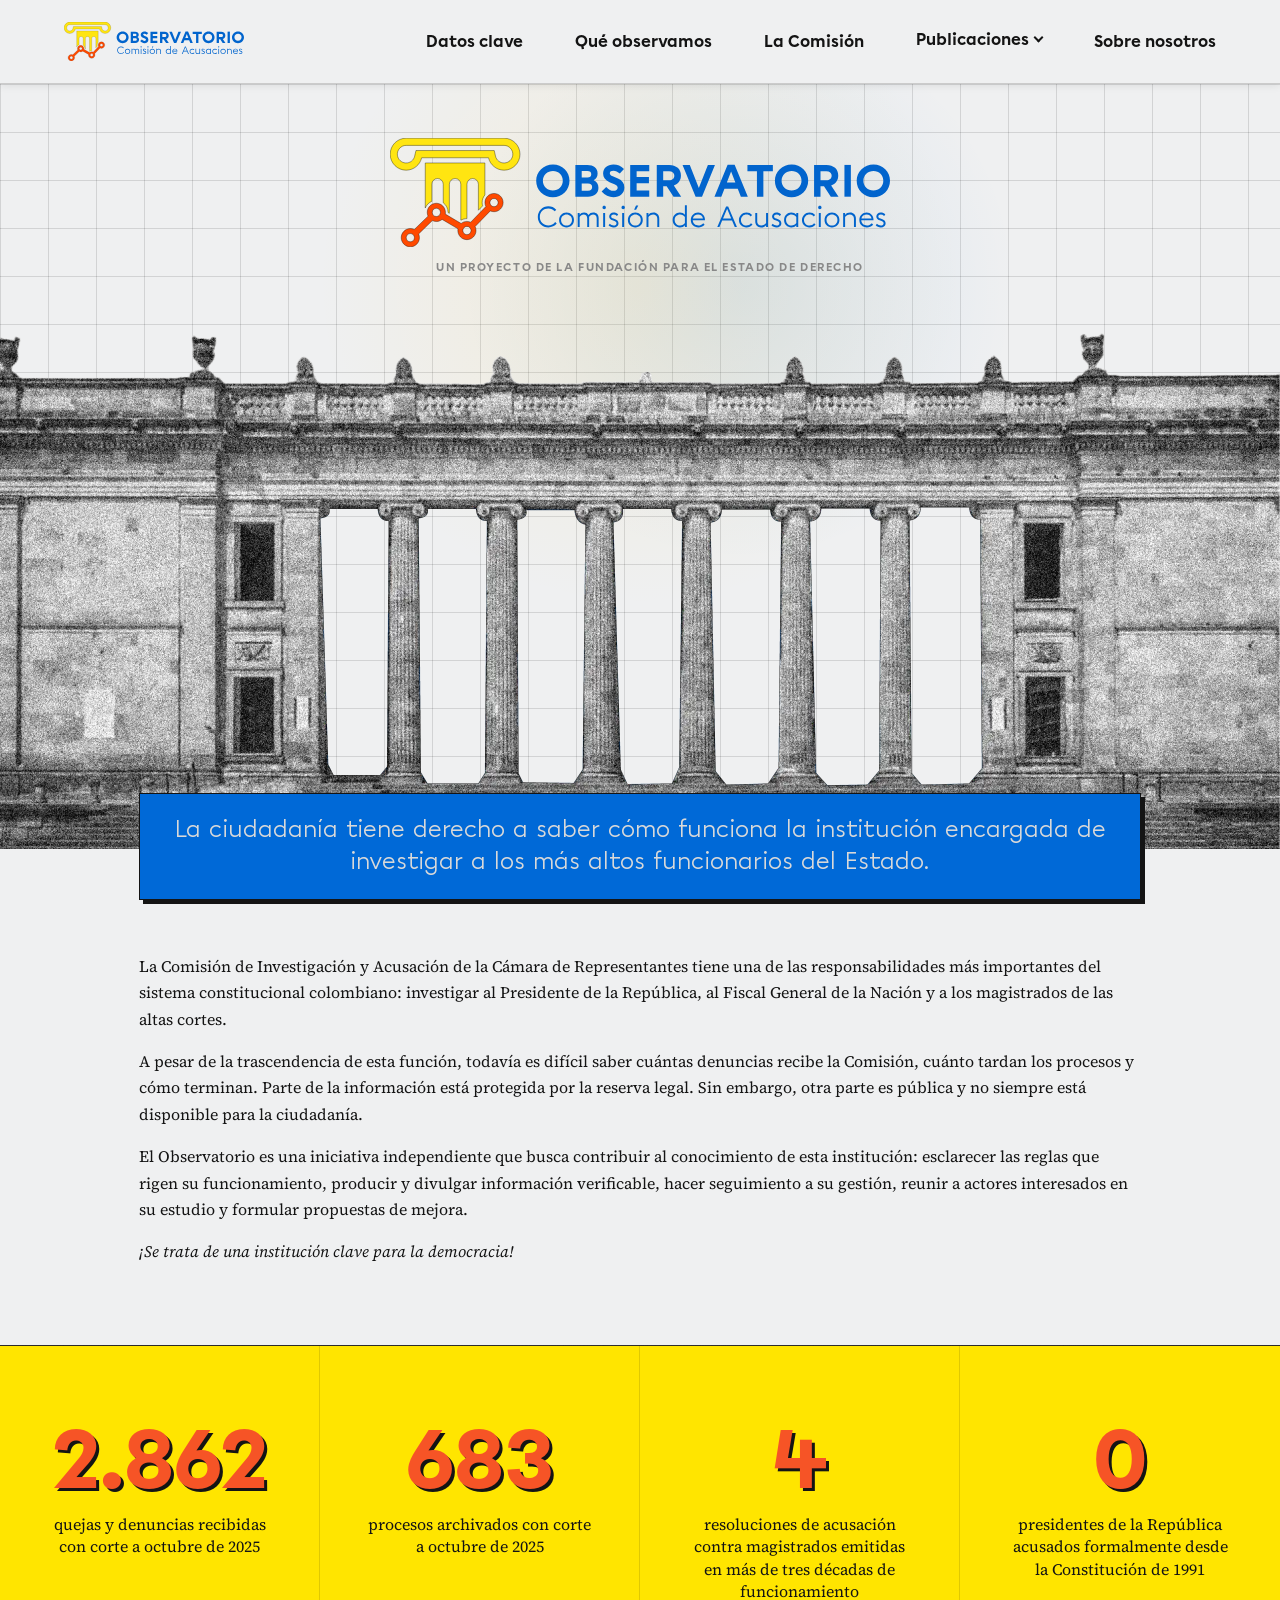
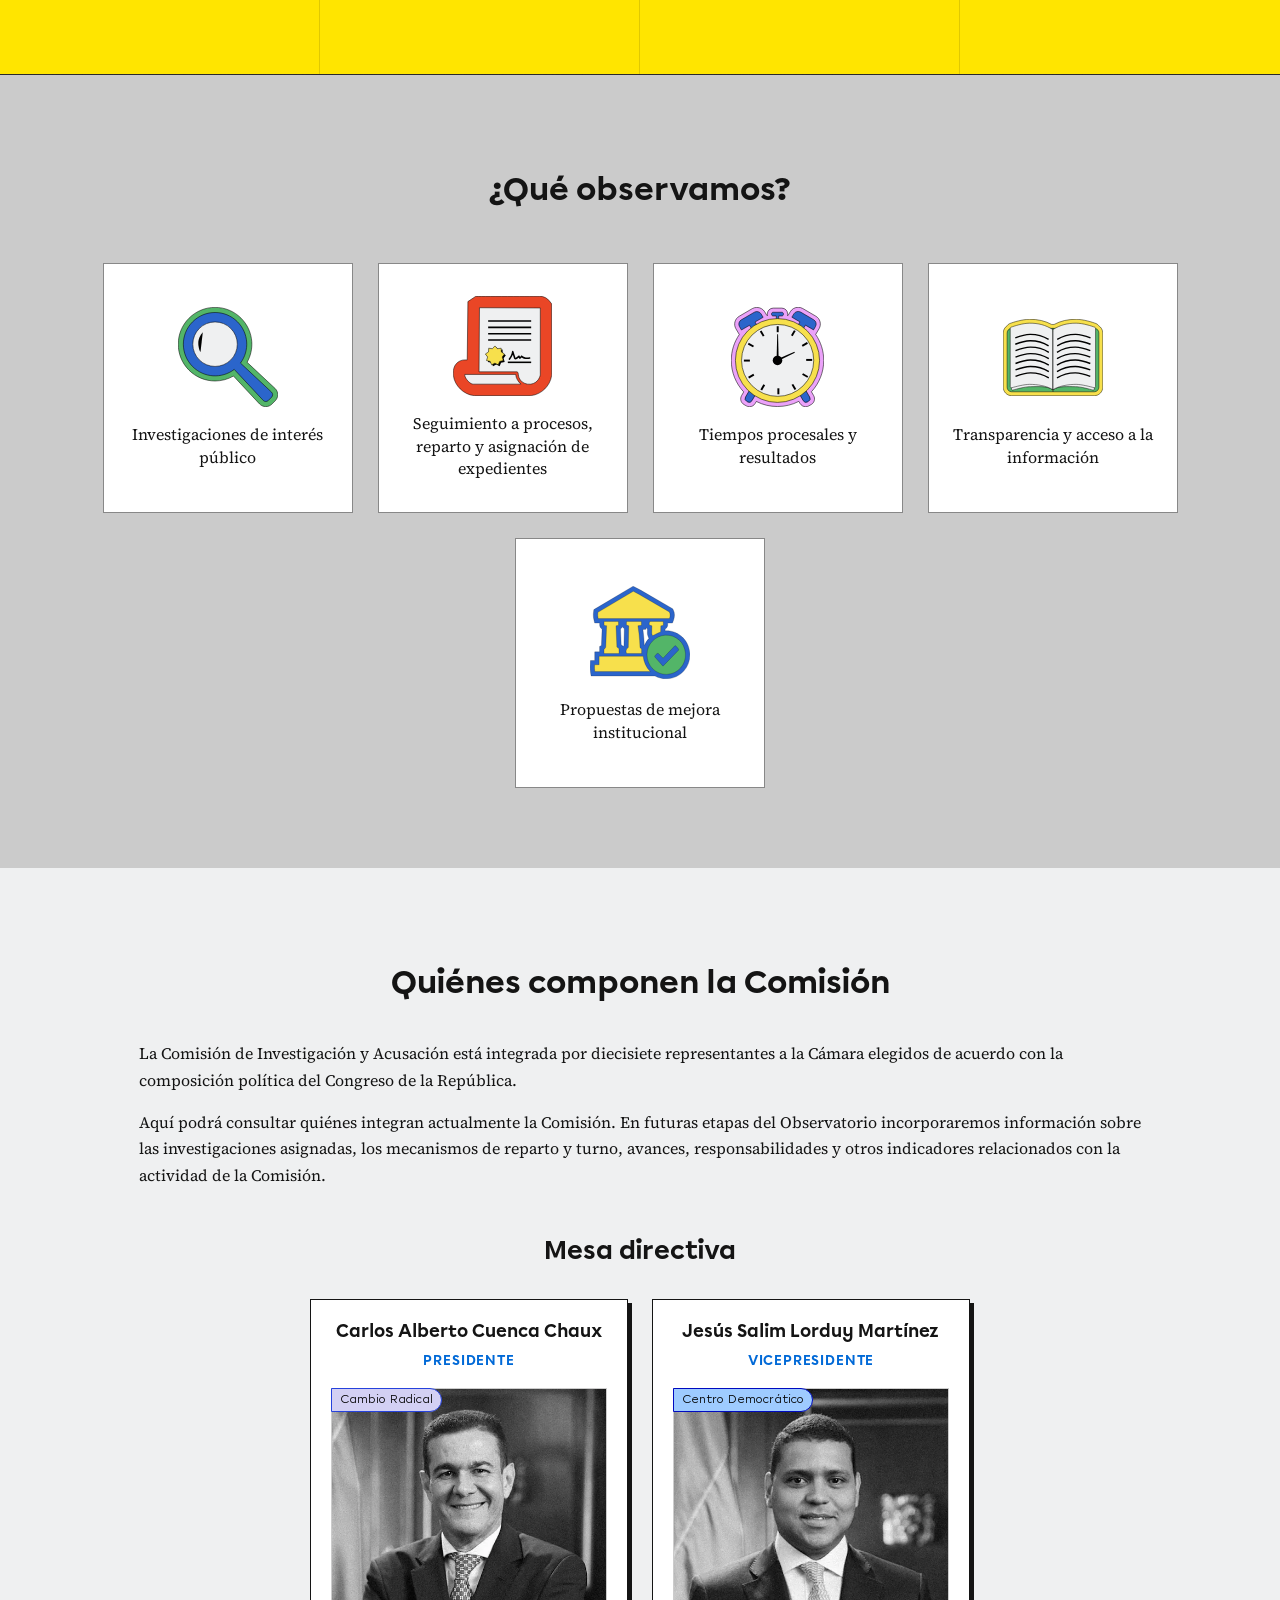
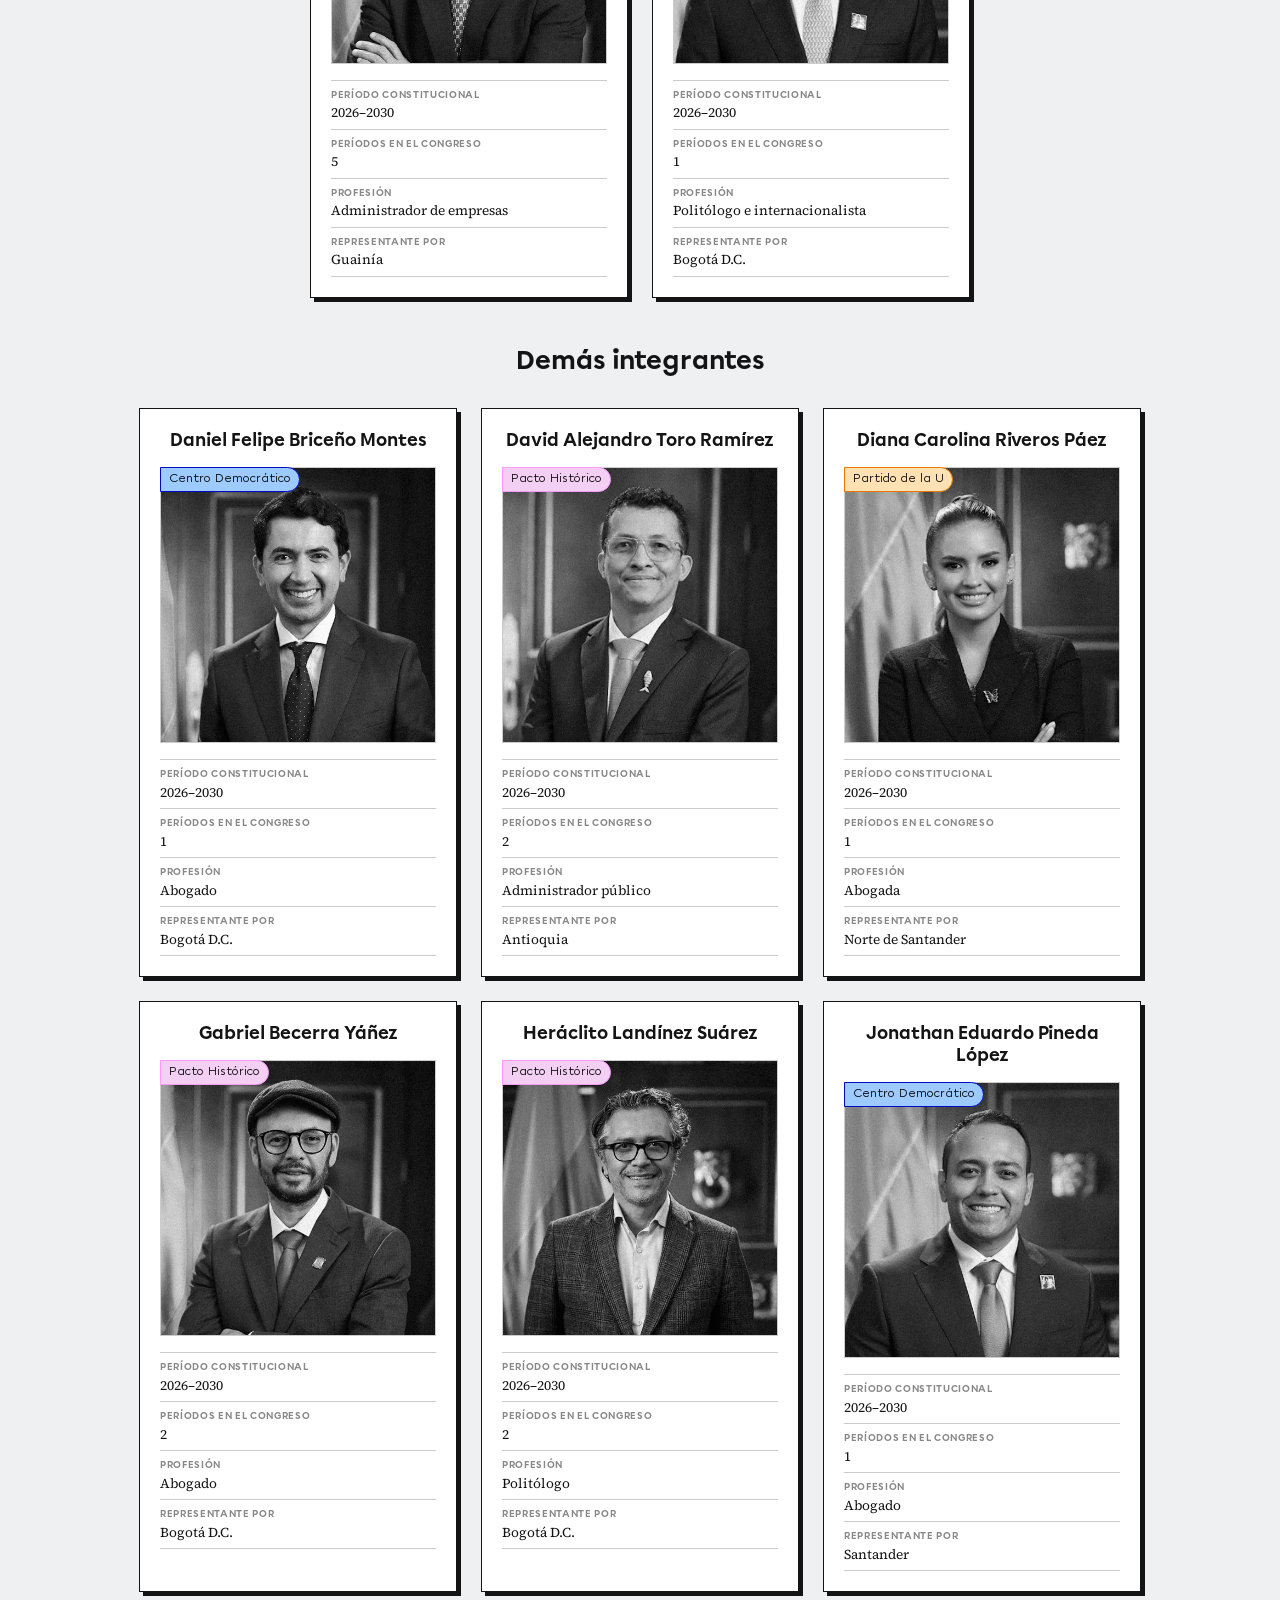
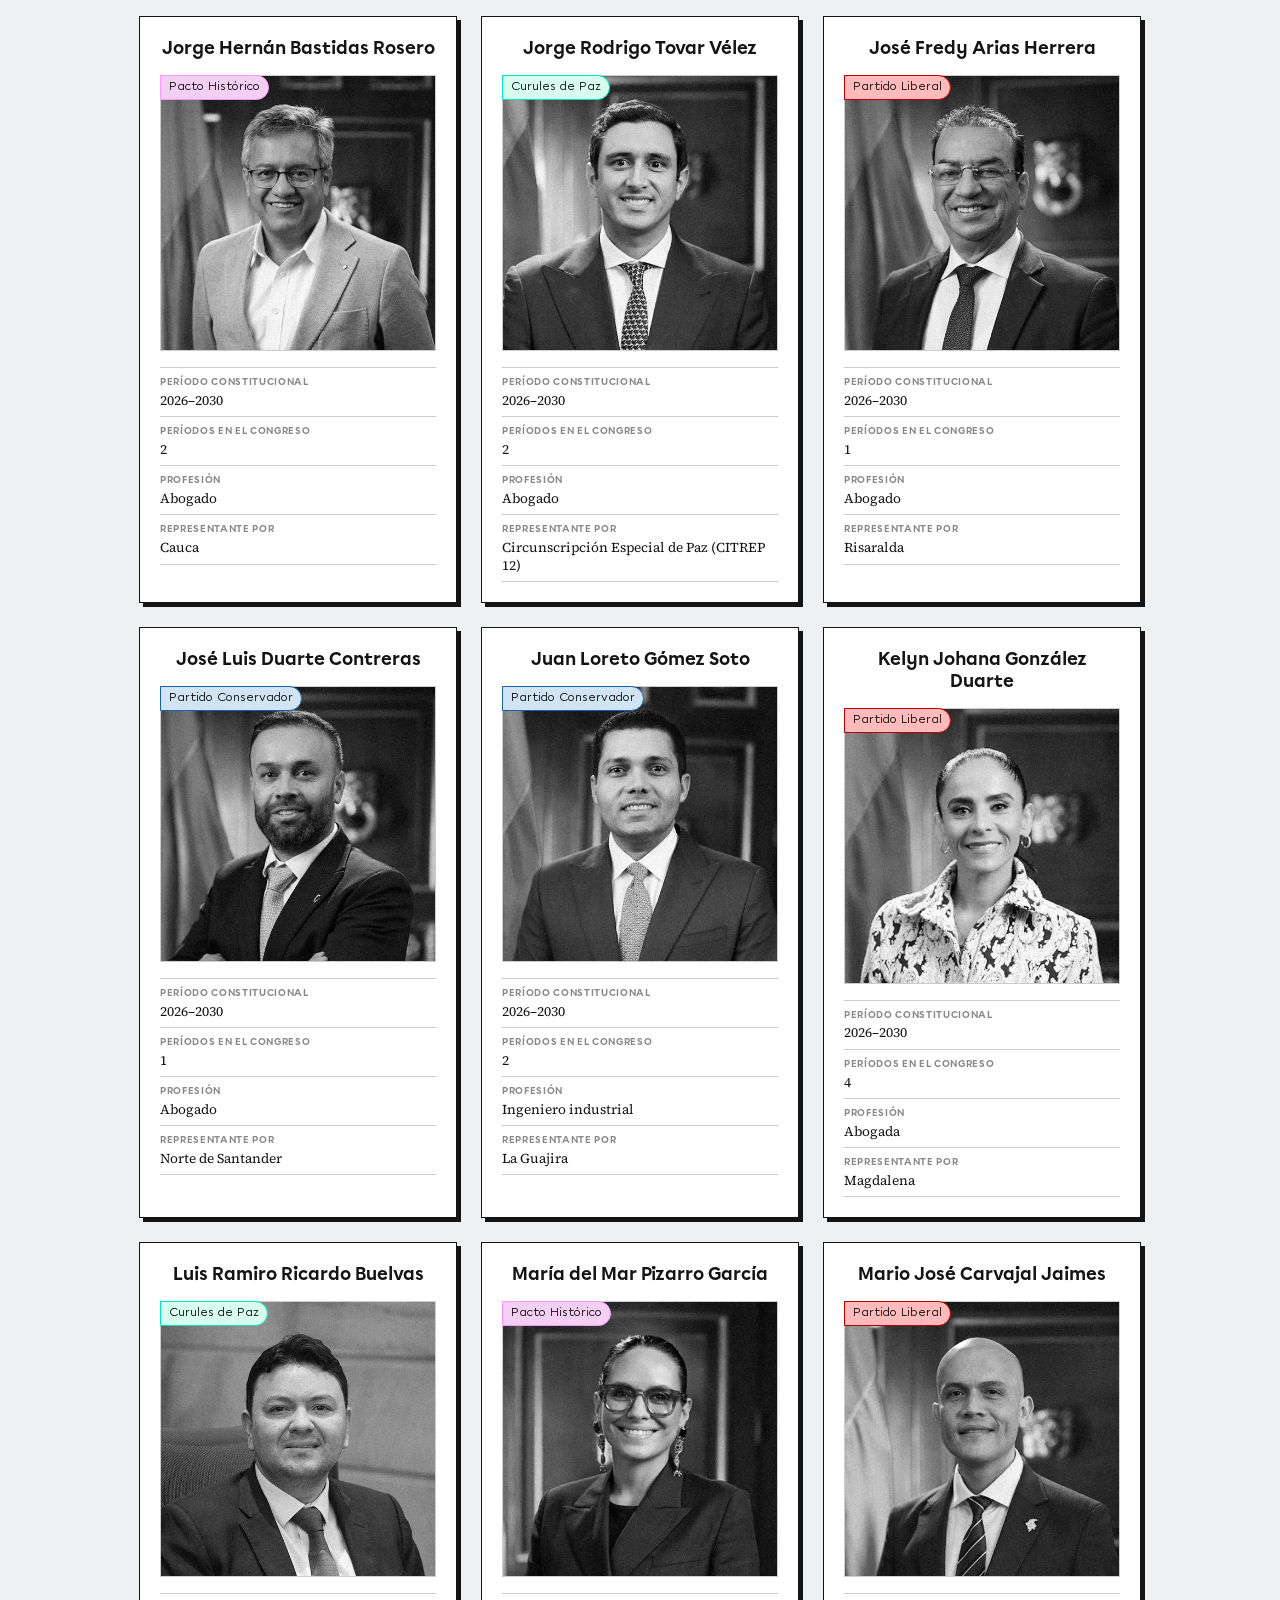
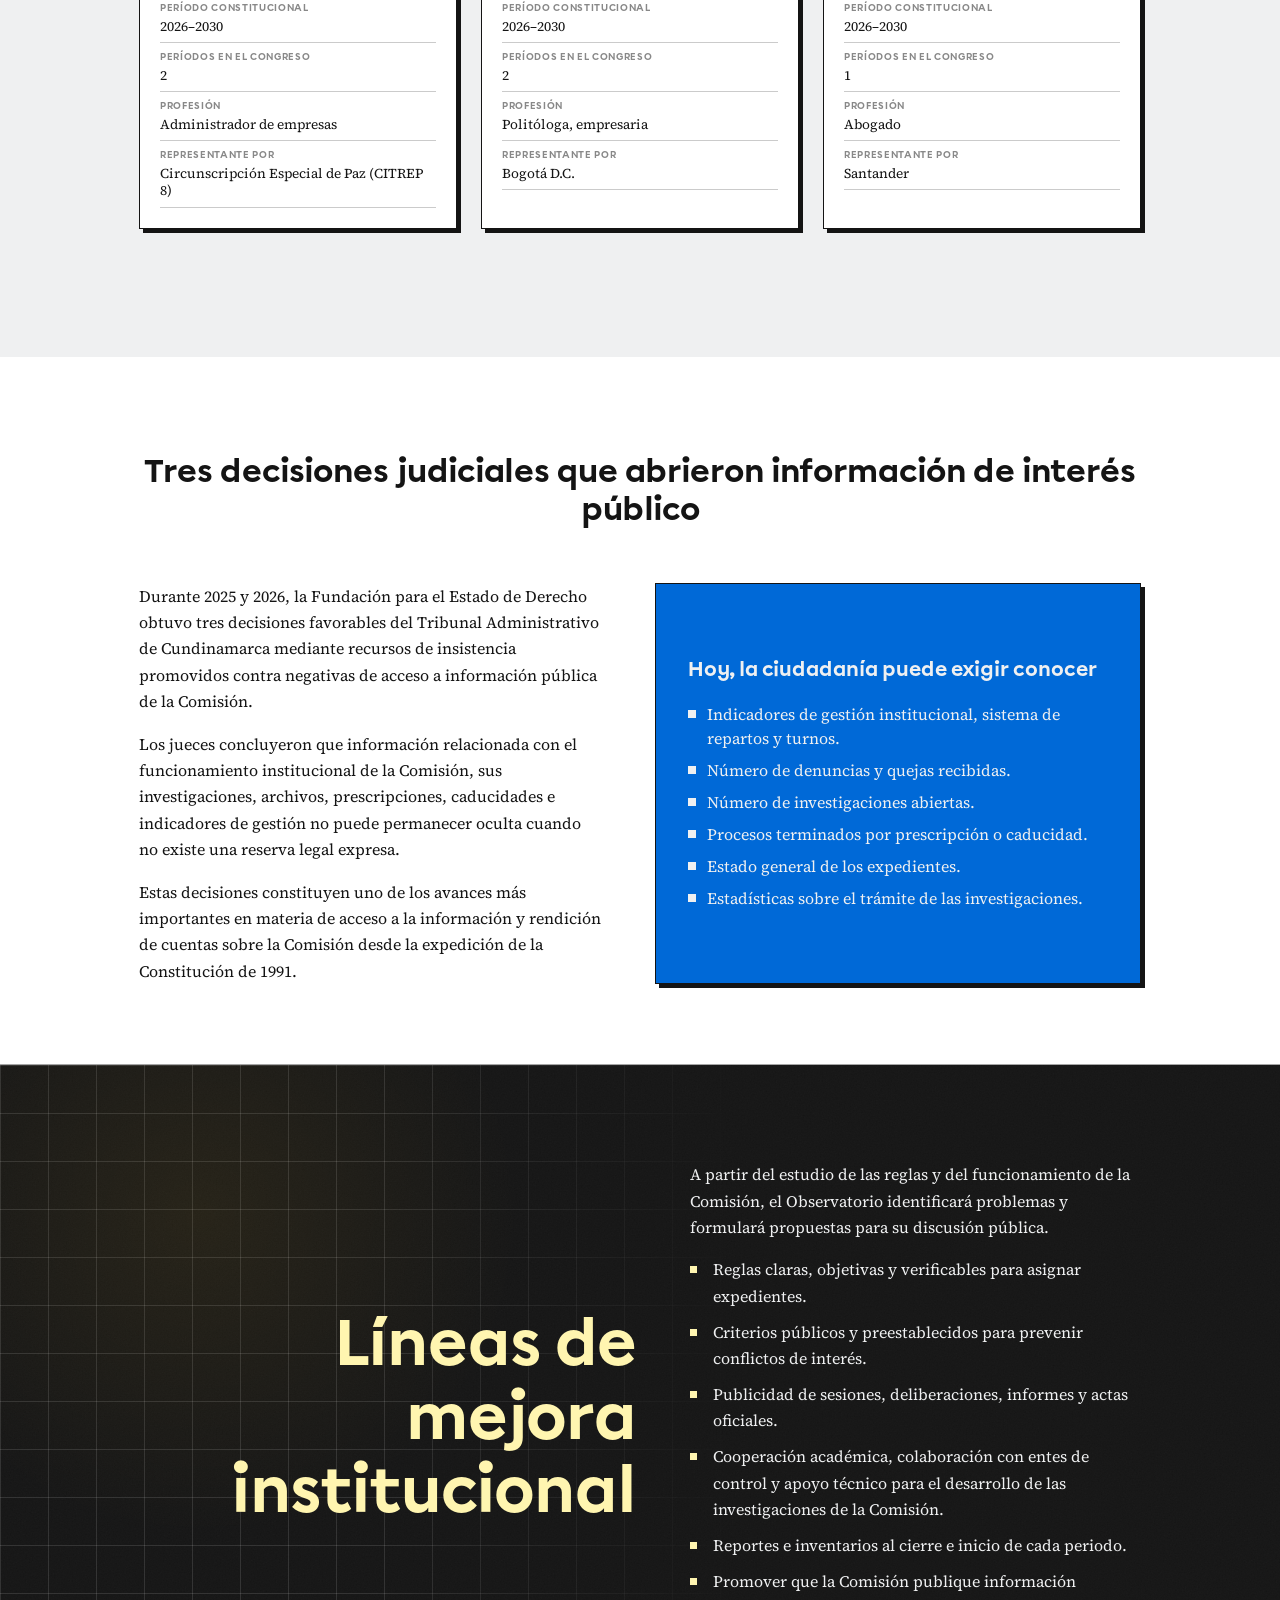
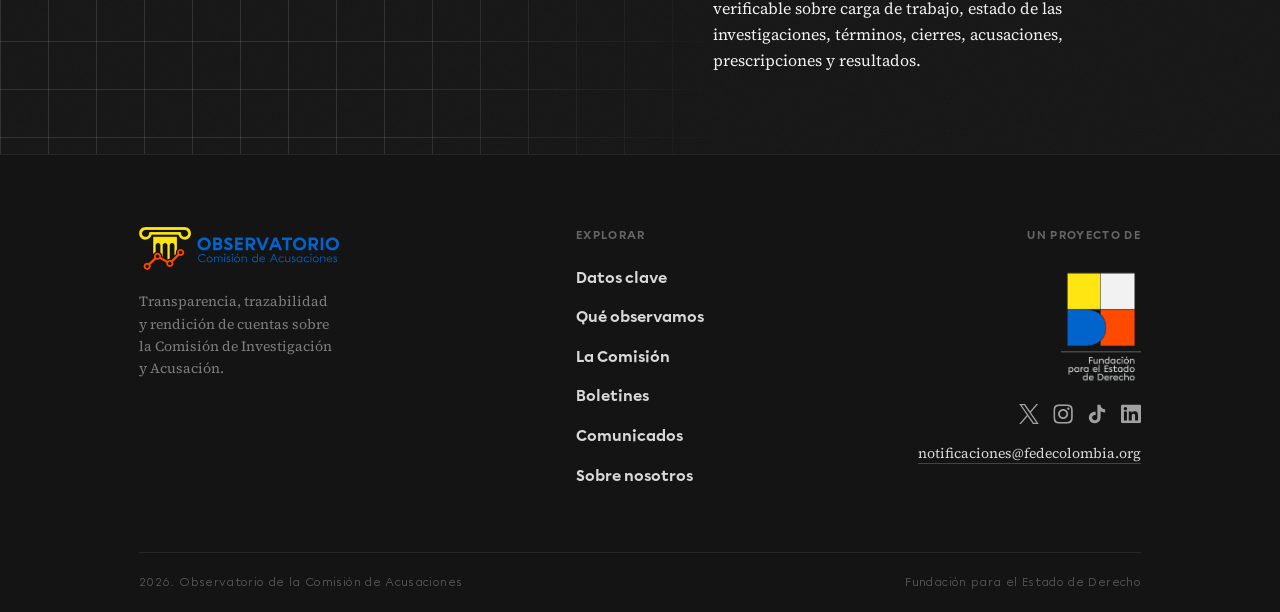
<file: index.html>
<!DOCTYPE html>
<html lang="es">
<head>

    <!-- Google tag (gtag.js): only on the live domain, so previews and local tests aren't counted -->
  <script>
    if (location.hostname === 'observatoriocomision.fedecolombia.org') {
      const gtagScript = document.createElement('script');
      gtagScript.async = true;
      gtagScript.src = 'https://www.googletagmanager.com/gtag/js?id=G-76JD3PP0E9';
      document.head.appendChild(gtagScript);

      window.dataLayer = window.dataLayer || [];
      window.gtag = function () { dataLayer.push(arguments); };
      gtag('js', new Date());
      gtag('config', 'G-76JD3PP0E9');
    }
  </script>

  <meta charset="UTF-8">
  <meta name="viewport" content="width=device-width, initial-scale=1.0">
  <title>Observatorio de la Comisión de Acusaciones - Fundación para el Estado de Derecho</title>
  <link rel="preconnect" href="https://fonts.googleapis.com">
  <link rel="preconnect" href="https://fonts.gstatic.com" crossorigin>
  <link href="https://fonts.googleapis.com/css2?family=Inter:wght@400;500;700&family=Source+Serif+4:opsz,wght@8..60,400;8..60,700&display=swap" rel="stylesheet">
  <link rel="icon" href="favicon.svg" type="image/svg+xml">
  <link rel="icon" href="favicon.ico" sizes="32x32">
  <link rel="apple-touch-icon" href="apple-touch-icon.png">
  <meta name="description" content="Observatorio independiente orientado a recopilar, analizar y divulgar información verificable sobre el funcionamiento de la Comisión de Acusaciones. Un proyecto de la Fundación para el Estado de Derecho.">

  <!-- Open Graph -->
  <meta property="og:type" content="website">
  <meta property="og:url" content="https://observatoriocomision.fedecolombia.org/">
  <meta property="og:title" content="Observatorio de la Comisión de Acusaciones">
  <meta property="og:description" content="Transparencia, trazabilidad y rendición de cuentas sobre la Comisión de Investigación y Acusación. Un proyecto de la Fundación para el Estado de Derecho.">
  <meta property="og:image" content="https://observatoriocomision.fedecolombia.org/img/observatorio-thumbnail.png">
  <meta property="og:image:width" content="1200">
  <meta property="og:image:height" content="630">
  <meta property="og:locale" content="es_CO">
  <meta property="og:site_name" content="Observatorio de la Comisión de Acusaciones">

  <!-- Twitter / X -->
  <meta name="twitter:card" content="summary_large_image">
  <meta name="twitter:url" content="https://observatoriocomision.fedecolombia.org/">
  <meta name="twitter:title" content="Observatorio de la Comisión de Acusaciones">
  <meta name="twitter:description" content="Transparencia, trazabilidad y rendición de cuentas sobre la Comisión de Investigación y Acusación. Un proyecto de la Fundación para el Estado de Derecho.">
  <meta name="twitter:image" content="https://observatoriocomision.fedecolombia.org/img/observatorio-thumbnail.png">

  <link rel="stylesheet" href="styles.css">
</head>
<body>

  <!-- NAV -->
  <nav class="nav" id="nav">
    <a href="#" class="nav__logo-link">
      <img src="img/logo-observatorio.svg" alt="Observatorio de la Comisión de Acusaciones" class="nav__logo-box">
    </a>
    <button class="nav__burger" id="navBurger" aria-label="Abrir menú">
      <span></span><span></span><span></span>
    </button>
    <ul class="nav__menu" id="navMenu">
      <li><a href="#datos-clave" class="nav__link">Datos clave</a></li>
      <li><a href="#que-observamos" class="nav__link">Qué observamos</a></li>
      <li><a href="#la-comision" class="nav__link">La Comisión</a></li>
      <li class="nav__dropdown">
        <button class="nav__link nav__dropdown-toggle" aria-expanded="false" aria-controls="navSubPublicaciones">Publicaciones</button>
        <ul class="nav__submenu" id="navSubPublicaciones">
          <li><a href="publicaciones.html#boletines" class="nav__sublink">Boletines</a></li>
          <li><a href="publicaciones.html#comunicados" class="nav__sublink">Comunicados</a></li>
        </ul>
      </li>
      <li><a href="https://fedecolombia.org/" class="nav__link" target="_blank" rel="noopener noreferrer">Sobre nosotros</a></li>
    </ul>
  </nav>

  <!-- HERO -->
  <section class="hero" id="hero">
    <div class="hero__glow"></div>
    <div class="hero__content">
      <h1 class="hero__logo-box">
        <img src="img/logo-observatorio.svg" alt="Observatorio de la Comisión de Acusaciones">
      </h1>
      <p class="hero__subtitle">Un proyecto de la Fundación para el Estado de Derecho</p>
    </div>
    <img src="img/hero-observatorio5.webp" alt="" class="hero__img">
  </section>

  <!-- INTRO -->
  <section class="intro" id="intro">
    <div class="container">
      <div class="intro__callout">
        <p>La ciudadanía tiene derecho a saber cómo funciona la institución encargada de investigar a los más altos funcionarios del Estado.</p>
      </div>
      <div class="intro__body">
        <p>La Comisión de Investigación y Acusación de la Cámara de Representantes tiene una de las responsabilidades más importantes del sistema constitucional colombiano: investigar al Presidente de la República, al Fiscal General de la Nación y a los magistrados de las altas cortes.</p>
        <p>A pesar de la trascendencia de esta función, todavía es difícil saber cuántas denuncias recibe la Comisión, cuánto tardan los procesos y cómo terminan. Parte de la información está protegida por la reserva legal. Sin embargo, otra parte es pública y no siempre está disponible para la ciudadanía.</p>
        <p>El Observatorio es una iniciativa independiente que busca contribuir al conocimiento de esta institución: esclarecer las reglas que rigen su funcionamiento, producir y divulgar información verificable, hacer seguimiento a su gestión, reunir a actores interesados en su estudio y formular propuestas de mejora.</p>
        <p>¡Se trata de una institución clave para la democracia!</p>
      </div>
    </div>
  </section>

  <!-- DATOS CLAVE -->
  <section class="datos-clave" id="datos-clave">
    <div class="datos-clave__grid">
      <div class="dato">
        <span class="dato__number" data-target="2862">0</span>
        <span class="dato__label">quejas y denuncias recibidas con corte a octubre de 2025</span>
      </div>
      <div class="dato">
        <span class="dato__number" data-target="683">0</span>
        <span class="dato__label">procesos archivados con corte a octubre de 2025</span>
      </div>
      <div class="dato">
        <span class="dato__number" data-target="4">0</span>
        <span class="dato__label">resoluciones de acusación contra magistrados emitidas en más de tres décadas de funcionamiento</span>
      </div>
      <div class="dato">
        <span class="dato__number" data-target="0">0</span>
        <span class="dato__label">presidentes de la República acusados formalmente desde la Constitución de 1991</span>
      </div>
    </div>
  </section>

  <!-- ÚLTIMAS PUBLICACIONES (from WordPress; hidden until loaded) -->
  <section class="ultimas" id="ultimas-publicaciones" hidden>
    <div class="container">
      <h2 class="section-title">Últimas publicaciones</h2>
      <div class="carousel" data-feed="ultimas-publicaciones">
        <div class="carousel__track"></div>
        <div class="carousel__controls">
          <button class="carousel__btn carousel__btn--prev" aria-label="Anterior">←</button>
          <button class="carousel__btn carousel__btn--next" aria-label="Siguiente">→</button>
        </div>
      </div>
      <a href="publicaciones.html" class="link-more">Ver todas las publicaciones</a>
    </div>
  </section>

  <!-- QUÉ OBSERVAMOS -->
  <section class="que-observamos" id="que-observamos">
    <h2 class="section-title">¿Qué observamos?</h2>
    <div class="flip-cards">

      <div class="flip-card" tabindex="0" aria-label="Investigaciones de interés público">
        <div class="flip-card__inner">
          <div class="flip-card__front">
            <img src="img/icono-investigaciones.svg" alt="" class="flip-card__icon">
            <p>Investigaciones de interés público</p>
          </div>
          <div class="flip-card__back">
            <p><strong>Seguimiento a los asuntos que plantean debates jurídicos, constitucionales e institucionales relevantes para el país.</strong> El Observatorio busca contribuir a la comprensión de las competencias de la Comisión, el alcance de las investigaciones que adelanta y los criterios aplicados en el control de los aforados constitucionales.</p>
          </div>
        </div>
      </div>

      <div class="flip-card" tabindex="0" aria-label="Seguimiento a procesos">
        <div class="flip-card__inner">
          <div class="flip-card__front">
            <img src="img/icono-seguimiento.svg" alt="" class="flip-card__icon">
            <p>Seguimiento a procesos, reparto y asignación de expedientes</p>
          </div>
          <div class="flip-card__back">
            <p><strong>Seguimiento a denuncias, quejas y procesos que involucran a altos funcionarios aforados.</strong> Monitoreo de los criterios utilizados para distribuir las investigaciones entre representantes investigadores, los mecanismos de reparto y turno, los tiempos de asignación y las cargas de trabajo.</p>
          </div>
        </div>
      </div>

      <div class="flip-card" tabindex="0" aria-label="Tiempos procesales y resultados">
        <div class="flip-card__inner">
          <div class="flip-card__front">
            <img src="img/icono-tiempos-procesales.svg" alt="" class="flip-card__icon">
            <p>Tiempos procesales y resultados</p>
          </div>
          <div class="flip-card__back">
            <p>Análisis de la <strong>duración de las investigaciones, turnos, archivos, prescripciones, caducidades</strong> y demás decisiones adoptadas por la Comisión.</p>
          </div>
        </div>
      </div>

      <div class="flip-card" tabindex="0" aria-label="Transparencia y acceso a la información">
        <div class="flip-card__inner">
          <div class="flip-card__front">
            <img src="img/icono-transparencia.svg" alt="" class="flip-card__icon">
            <p>Transparencia y acceso a la información</p>
          </div>
          <div class="flip-card__back">
            <p>Seguimiento al cumplimiento de las <strong>obligaciones legales de publicidad, respuesta a solicitudes de información y rendición de cuentas</strong>.</p>
          </div>
        </div>
      </div>

      <div class="flip-card" tabindex="0" aria-label="Propuestas de mejora institucional">
        <div class="flip-card__inner">
          <div class="flip-card__front">
            <img src="img/icono-mejora-institucional.svg" alt="" class="flip-card__icon">
            <p>Propuestas de mejora institucional</p>
          </div>
          <div class="flip-card__back">
            <p>Formulación de recomendaciones orientadas a <strong>fortalecer la eficiencia, la transparencia, la trazabilidad de los procesos, la publicidad de las actuaciones y la confianza ciudadana</strong> en la Comisión.</p>
          </div>
        </div>
      </div>

    </div>
  </section>

  <!-- QUIÉNES COMPONEN LA COMISIÓN -->
  <section class="la-comision" id="la-comision">
    <div class="container">
      <h2 class="section-title">Quiénes componen la Comisión</h2>
      <div class="la-comision__intro">
        <p>La Comisión de Investigación y Acusación está integrada por diecisiete representantes a la Cámara elegidos de acuerdo con la composición política del Congreso de la República.</p>
        <p>Aquí podrá consultar quiénes integran actualmente la Comisión. En futuras etapas del Observatorio incorporaremos información sobre las investigaciones asignadas, los mecanismos de reparto y turno, avances, responsabilidades y otros indicadores relacionados con la actividad de la Comisión.</p>
      </div>
    </div>

    <h3 class="members-subtitle">Mesa directiva</h3>
    <div class="members-grid members-grid--mesa">

      <div class="member-card">
        <div class="member-card__header">
          <p class="member-card__name">Carlos Alberto Cuenca Chaux</p>
          <p class="member-card__role">Presidente</p>
        </div>
        <div class="member-card__photo-wrap">
          <span class="badge badge--cambio-radical">Cambio Radical</span>
          <img src="img/carlos-alberto-cuenca-chaux.webp" alt="Carlos Alberto Cuenca Chaux" class="member-card__photo">
        </div>
        <ul class="member-card__ficha">
          <li><span class="ficha__label">Período constitucional</span><span class="ficha__value">2026–2030</span></li>
          <li><span class="ficha__label">Períodos en el Congreso</span><span class="ficha__value">5</span></li>
          <li><span class="ficha__label">Profesión</span><span class="ficha__value">Administrador de empresas</span></li>
          <li><span class="ficha__label">Representante por</span><span class="ficha__value">Guainía</span></li>
        </ul>
      </div>

      <div class="member-card">
        <div class="member-card__header">
          <p class="member-card__name">Jesús Salim Lorduy Martínez</p>
          <p class="member-card__role">Vicepresidente</p>
        </div>
        <div class="member-card__photo-wrap">
          <span class="badge badge--centro-democratico">Centro Democrático</span>
          <img src="img/jesus-salim-lorduy-martinez.webp" alt="Jesús Salim Lorduy Martínez" class="member-card__photo">
        </div>
        <ul class="member-card__ficha">
          <li><span class="ficha__label">Período constitucional</span><span class="ficha__value">2026–2030</span></li>
          <li><span class="ficha__label">Períodos en el Congreso</span><span class="ficha__value">1</span></li>
          <li><span class="ficha__label">Profesión</span><span class="ficha__value">Politólogo e internacionalista</span></li>
          <li><span class="ficha__label">Representante por</span><span class="ficha__value">Bogotá D.C.</span></li>
        </ul>
      </div>

    </div>

    <h3 class="members-subtitle">Demás integrantes</h3>
    <div class="members-grid">

      <div class="member-card">
        <div class="member-card__header">
          <p class="member-card__name">Daniel Felipe Briceño Montes</p>
        </div>
        <div class="member-card__photo-wrap">
          <span class="badge badge--centro-democratico">Centro Democrático</span>
          <img src="img/daniel-felipe-briceno.webp" alt="Daniel Felipe Briceño Montes" class="member-card__photo">
        </div>
        <ul class="member-card__ficha">
          <li><span class="ficha__label">Período constitucional</span><span class="ficha__value">2026–2030</span></li>
          <li><span class="ficha__label">Períodos en el Congreso</span><span class="ficha__value">1</span></li>
          <li><span class="ficha__label">Profesión</span><span class="ficha__value">Abogado</span></li>
          <li><span class="ficha__label">Representante por</span><span class="ficha__value">Bogotá D.C.</span></li>
        </ul>
      </div>

      <div class="member-card">
        <div class="member-card__header">
          <p class="member-card__name">David Alejandro Toro Ramírez</p>
        </div>
        <div class="member-card__photo-wrap">
          <span class="badge badge--pacto">Pacto Histórico</span>
          <img src="img/david-alejandro-toro-ramirez.webp" alt="David Alejandro Toro Ramírez" class="member-card__photo">
        </div>
        <ul class="member-card__ficha">
          <li><span class="ficha__label">Período constitucional</span><span class="ficha__value">2026–2030</span></li>
          <li><span class="ficha__label">Períodos en el Congreso</span><span class="ficha__value">2</span></li>
          <li><span class="ficha__label">Profesión</span><span class="ficha__value">Administrador público</span></li>
          <li><span class="ficha__label">Representante por</span><span class="ficha__value">Antioquia</span></li>
        </ul>
      </div>

      <div class="member-card">
        <div class="member-card__header">
          <p class="member-card__name">Diana Carolina Riveros Páez</p>
        </div>
        <div class="member-card__photo-wrap">
          <span class="badge badge--u">Partido de la U</span>
          <img src="img/diana-carolina-riveros-paez.webp" alt="Diana Carolina Riveros Páez" class="member-card__photo">
        </div>
        <ul class="member-card__ficha">
          <li><span class="ficha__label">Período constitucional</span><span class="ficha__value">2026–2030</span></li>
          <li><span class="ficha__label">Períodos en el Congreso</span><span class="ficha__value">1</span></li>
          <li><span class="ficha__label">Profesión</span><span class="ficha__value">Abogada</span></li>
          <li><span class="ficha__label">Representante por</span><span class="ficha__value">Norte de Santander</span></li>
        </ul>
      </div>

      <div class="member-card">
        <div class="member-card__header">
          <p class="member-card__name">Gabriel Becerra Yáñez</p>
        </div>
        <div class="member-card__photo-wrap">
          <span class="badge badge--pacto">Pacto Histórico</span>
          <img src="img/gabriel-becerra-yanez.webp" alt="Gabriel Becerra Yáñez" class="member-card__photo">
        </div>
        <ul class="member-card__ficha">
          <li><span class="ficha__label">Período constitucional</span><span class="ficha__value">2026–2030</span></li>
          <li><span class="ficha__label">Períodos en el Congreso</span><span class="ficha__value">2</span></li>
          <li><span class="ficha__label">Profesión</span><span class="ficha__value">Abogado</span></li>
          <li><span class="ficha__label">Representante por</span><span class="ficha__value">Bogotá D.C.</span></li>
        </ul>
      </div>

      <div class="member-card">
        <div class="member-card__header">
          <p class="member-card__name">Heráclito Landínez Suárez</p>
        </div>
        <div class="member-card__photo-wrap">
          <span class="badge badge--pacto">Pacto Histórico</span>
          <img src="img/heraclito-landinez-suarez.webp" alt="Heráclito Landínez Suárez" class="member-card__photo">
        </div>
        <ul class="member-card__ficha">
          <li><span class="ficha__label">Período constitucional</span><span class="ficha__value">2026–2030</span></li>
          <li><span class="ficha__label">Períodos en el Congreso</span><span class="ficha__value">2</span></li>
          <li><span class="ficha__label">Profesión</span><span class="ficha__value">Politólogo</span></li>
          <li><span class="ficha__label">Representante por</span><span class="ficha__value">Bogotá D.C.</span></li>
        </ul>
      </div>

      <div class="member-card">
        <div class="member-card__header">
          <p class="member-card__name">Jonathan Eduardo Pineda López</p>
        </div>
        <div class="member-card__photo-wrap">
          <span class="badge badge--centro-democratico">Centro Democrático</span>
          <img src="img/jonathan-eduardo-pineda-lopez.webp" alt="Jonathan Eduardo Pineda López" class="member-card__photo">
        </div>
        <ul class="member-card__ficha">
          <li><span class="ficha__label">Período constitucional</span><span class="ficha__value">2026–2030</span></li>
          <li><span class="ficha__label">Períodos en el Congreso</span><span class="ficha__value">1</span></li>
          <li><span class="ficha__label">Profesión</span><span class="ficha__value">Abogado</span></li>
          <li><span class="ficha__label">Representante por</span><span class="ficha__value">Santander</span></li>
        </ul>
      </div>

      <div class="member-card">
        <div class="member-card__header">
          <p class="member-card__name">Jorge Hernán Bastidas Rosero</p>
        </div>
        <div class="member-card__photo-wrap">
          <span class="badge badge--pacto">Pacto Histórico</span>
          <img src="img/jorge-hernan-bastidas-rosero.webp" alt="Jorge Hernán Bastidas Rosero" class="member-card__photo">
        </div>
        <ul class="member-card__ficha">
          <li><span class="ficha__label">Período constitucional</span><span class="ficha__value">2026–2030</span></li>
          <li><span class="ficha__label">Períodos en el Congreso</span><span class="ficha__value">2</span></li>
          <li><span class="ficha__label">Profesión</span><span class="ficha__value">Abogado</span></li>
          <li><span class="ficha__label">Representante por</span><span class="ficha__value">Cauca</span></li>
        </ul>
      </div>

      <div class="member-card">
        <div class="member-card__header">
          <p class="member-card__name">Jorge Rodrigo Tovar Vélez</p>
        </div>
        <div class="member-card__photo-wrap">
          <span class="badge badge--curules">Curules de Paz</span>
          <img src="img/jorge-rodrigo-tovar-velez.webp" alt="Jorge Rodrigo Tovar Vélez" class="member-card__photo">
        </div>
        <ul class="member-card__ficha">
          <li><span class="ficha__label">Período constitucional</span><span class="ficha__value">2026–2030</span></li>
          <li><span class="ficha__label">Períodos en el Congreso</span><span class="ficha__value">2</span></li>
          <li><span class="ficha__label">Profesión</span><span class="ficha__value">Abogado</span></li>
          <li><span class="ficha__label">Representante por</span><span class="ficha__value">Circunscripción Especial de Paz (CITREP 12)</span></li>
        </ul>
      </div>

      <div class="member-card">
        <div class="member-card__header">
          <p class="member-card__name">José Fredy Arias Herrera</p>
        </div>
        <div class="member-card__photo-wrap">
          <span class="badge badge--liberal">Partido Liberal</span>
          <img src="img/jose-fredy-arias-herrera.webp" alt="José Fredy Arias Herrera" class="member-card__photo">
        </div>
        <ul class="member-card__ficha">
          <li><span class="ficha__label">Período constitucional</span><span class="ficha__value">2026–2030</span></li>
          <li><span class="ficha__label">Períodos en el Congreso</span><span class="ficha__value">1</span></li>
          <li><span class="ficha__label">Profesión</span><span class="ficha__value">Abogado</span></li>
          <li><span class="ficha__label">Representante por</span><span class="ficha__value">Risaralda</span></li>
        </ul>
      </div>

      <div class="member-card">
        <div class="member-card__header">
          <p class="member-card__name">José Luis Duarte Contreras</p>
        </div>
        <div class="member-card__photo-wrap">
          <span class="badge badge--conservador">Partido Conservador</span>
          <img src="img/jose-luis-duarte-contreras.webp" alt="José Luis Duarte Contreras" class="member-card__photo">
        </div>
        <ul class="member-card__ficha">
          <li><span class="ficha__label">Período constitucional</span><span class="ficha__value">2026–2030</span></li>
          <li><span class="ficha__label">Períodos en el Congreso</span><span class="ficha__value">1</span></li>
          <li><span class="ficha__label">Profesión</span><span class="ficha__value">Abogado</span></li>
          <li><span class="ficha__label">Representante por</span><span class="ficha__value">Norte de Santander</span></li>
        </ul>
      </div>

      <div class="member-card">
        <div class="member-card__header">
          <p class="member-card__name">Juan Loreto Gómez Soto</p>
        </div>
        <div class="member-card__photo-wrap">
          <span class="badge badge--conservador">Partido Conservador</span>
          <img src="img/juan-loreto-gomez-soto.webp" alt="Juan Loreto Gómez Soto" class="member-card__photo">
        </div>
        <ul class="member-card__ficha">
          <li><span class="ficha__label">Período constitucional</span><span class="ficha__value">2026–2030</span></li>
          <li><span class="ficha__label">Períodos en el Congreso</span><span class="ficha__value">2</span></li>
          <li><span class="ficha__label">Profesión</span><span class="ficha__value">Ingeniero industrial</span></li>
          <li><span class="ficha__label">Representante por</span><span class="ficha__value">La Guajira</span></li>
        </ul>
      </div>

      <div class="member-card">
        <div class="member-card__header">
          <p class="member-card__name">Kelyn Johana González Duarte</p>
        </div>
        <div class="member-card__photo-wrap">
          <span class="badge badge--liberal">Partido Liberal</span>
          <img src="img/kelyn-johana-gonzalez-duarte.webp" alt="Kelyn Johana González Duarte" class="member-card__photo">
        </div>
        <ul class="member-card__ficha">
          <li><span class="ficha__label">Período constitucional</span><span class="ficha__value">2026–2030</span></li>
          <li><span class="ficha__label">Períodos en el Congreso</span><span class="ficha__value">4</span></li>
          <li><span class="ficha__label">Profesión</span><span class="ficha__value">Abogada</span></li>
          <li><span class="ficha__label">Representante por</span><span class="ficha__value">Magdalena</span></li>
        </ul>
      </div>

      <div class="member-card">
        <div class="member-card__header">
          <p class="member-card__name">Luis Ramiro Ricardo Buelvas</p>
        </div>
        <div class="member-card__photo-wrap">
          <span class="badge badge--curules">Curules de Paz</span>
          <img src="img/luis-ramiro-ricardo-buelvas.webp" alt="Luis Ramiro Ricardo Buelvas" class="member-card__photo">
        </div>
        <ul class="member-card__ficha">
          <li><span class="ficha__label">Período constitucional</span><span class="ficha__value">2026–2030</span></li>
          <li><span class="ficha__label">Períodos en el Congreso</span><span class="ficha__value">2</span></li>
          <li><span class="ficha__label">Profesión</span><span class="ficha__value">Administrador de empresas</span></li>
          <li><span class="ficha__label">Representante por</span><span class="ficha__value">Circunscripción Especial de Paz (CITREP 8)</span></li>
        </ul>
      </div>

      <div class="member-card">
        <div class="member-card__header">
          <p class="member-card__name">María del Mar Pizarro García</p>
        </div>
        <div class="member-card__photo-wrap">
          <span class="badge badge--pacto">Pacto Histórico</span>
          <img src="img/maria-del-mar-pizarro-garcia.webp" alt="María del Mar Pizarro García" class="member-card__photo">
        </div>
        <ul class="member-card__ficha">
          <li><span class="ficha__label">Período constitucional</span><span class="ficha__value">2026–2030</span></li>
          <li><span class="ficha__label">Períodos en el Congreso</span><span class="ficha__value">2</span></li>
          <li><span class="ficha__label">Profesión</span><span class="ficha__value">Politóloga, empresaria</span></li>
          <li><span class="ficha__label">Representante por</span><span class="ficha__value">Bogotá D.C.</span></li>
        </ul>
      </div>

      <div class="member-card">
        <div class="member-card__header">
          <p class="member-card__name">Mario José Carvajal Jaimes</p>
        </div>
        <div class="member-card__photo-wrap">
          <span class="badge badge--liberal">Partido Liberal</span>
          <img src="img/mario-jose-carvajal-jaimes.webp" alt="Mario José Carvajal Jaimes" class="member-card__photo">
        </div>
        <ul class="member-card__ficha">
          <li><span class="ficha__label">Período constitucional</span><span class="ficha__value">2026–2030</span></li>
          <li><span class="ficha__label">Períodos en el Congreso</span><span class="ficha__value">1</span></li>
          <li><span class="ficha__label">Profesión</span><span class="ficha__value">Abogado</span></li>
          <li><span class="ficha__label">Representante por</span><span class="ficha__value">Santander</span></li>
        </ul>
      </div>

    </div>
  </section>

  <!-- DECISIONES JUDICIALES -->
  <section class="decisiones" id="decisiones-judiciales">
    <div class="container">
      <h2 class="section-title">Tres decisiones judiciales que abrieron información de interés público</h2>
      <div class="decisiones__content">
        <div class="decisiones__text">
          <p>Durante 2025 y 2026, la Fundación para el Estado de Derecho obtuvo tres decisiones favorables del Tribunal Administrativo de Cundinamarca mediante recursos de insistencia promovidos contra negativas de acceso a información pública de la Comisión.</p>
          <p>Los jueces concluyeron que información relacionada con el funcionamiento institucional de la Comisión, sus investigaciones, archivos, prescripciones, caducidades e indicadores de gestión no puede permanecer oculta cuando no existe una reserva legal expresa.</p>
          <p>Estas decisiones constituyen uno de los avances más importantes en materia de acceso a la información y rendición de cuentas sobre la Comisión desde la expedición de la Constitución de 1991.</p>
        </div>
        <div class="decisiones__box">
          <h3>Hoy, la ciudadanía puede exigir conocer</h3>
          <ul>
            <li>Indicadores de gestión institucional, sistema de repartos y turnos.</li>
            <li>Número de denuncias y quejas recibidas.</li>
            <li>Número de investigaciones abiertas.</li>
            <li>Procesos terminados por prescripción o caducidad.</li>
            <li>Estado general de los expedientes.</li>
            <li>Estadísticas sobre el trámite de las investigaciones.</li>
          </ul>
        </div>
      </div>
    </div>
  </section>

  <!-- LÍNEAS DE MEJORA INSTITUCIONAL -->
  <section class="observar" id="observar-para-mejorar">
    <div class="container">
      <div class="observar__inner">
        <div class="observar__title-group">
          <h2 class="observar__title">Líneas de mejora institucional</h2>
        </div>
        <div class="observar__text">
          <p>A partir del estudio de las reglas y del funcionamiento de la Comisión, el Observatorio identificará problemas y formulará propuestas para su discusión pública.</p>
          <ul class="observar__list">
            <li>Reglas claras, objetivas y verificables para asignar expedientes.</li>
            <li>Criterios públicos y preestablecidos para prevenir conflictos de interés.</li>
            <li>Publicidad de sesiones, deliberaciones, informes y actas oficiales.</li>
            <li>Cooperación académica, colaboración con entes de control y apoyo técnico para el desarrollo de las investigaciones de la Comisión.</li>
            <li>Reportes e inventarios al cierre e inicio de cada periodo.</li>
            <li>Promover que la Comisión publique información verificable sobre carga de trabajo, estado de las investigaciones, términos, cierres, acusaciones, prescripciones y resultados.</li>
          </ul>
        </div>
      </div>
    </div>
  </section>

  <!-- FOOTER -->
  <footer class="footer" id="footer">
    <div class="container">

      <div class="footer__inner">

        <div class="footer__left">
          <img src="img/logo-observatorio.svg" alt="Observatorio de la Comisión de Acusaciones" class="footer__obs-logo">
          <p class="footer__tagline">Transparencia, trazabilidad y rendición de cuentas sobre la Comisión de Investigación y Acusación.</p>
        </div>

        <nav class="footer__nav">
          <p class="footer__label">Explorar</p>
          <ul>
            <li><a href="#datos-clave">Datos clave</a></li>
            <li><a href="#que-observamos">Qué observamos</a></li>
            <li><a href="#la-comision">La Comisión</a></li>
            <li><a href="publicaciones.html#boletines">Boletines</a></li>
            <li><a href="publicaciones.html#comunicados">Comunicados</a></li>
            <li><a href="https://fedecolombia.org/" target="_blank" rel="noopener noreferrer">Sobre nosotros</a></li>
          </ul>
        </nav>

        <div class="footer__right">
          <p class="footer__label">Un proyecto de</p>
          <a href="https://fedecolombia.org/" target="_blank" rel="noopener">
            <img src="img/logo-fede-blanco.png" alt="Fundación para el Estado de Derecho" class="footer__fede-logo">
          </a>
          <div class="footer__social">
            <a href="https://x.com/fede_colombia_" target="_blank" rel="noopener" aria-label="X">
              <img src="img/x-logo.svg" alt="X">
            </a>
            <a href="https://www.instagram.com/fedecolombiaoficial/" target="_blank" rel="noopener" aria-label="Instagram">
              <img src="img/Instagram-logo.svg" alt="Instagram">
            </a>
            <a href="https://www.tiktok.com/@fedecolombiaoficial" target="_blank" rel="noopener" aria-label="TikTok">
              <img src="img/tiktok-logo.svg" alt="TikTok">
            </a>
            <a href="https://www.linkedin.com/company/fede-colombia/posts/?feedView=all" target="_blank" rel="noopener" aria-label="LinkedIn">
              <img src="img/linkedin-logo.svg" alt="LinkedIn">
            </a>
          </div>
          <p class="footer__contact"><a href="mailto:notificaciones@fedecolombia.org">notificaciones@fedecolombia.org</a></p>
        </div>

      </div>

      <div class="footer__bottom">
        <p>2026. Observatorio de la Comisión de Acusaciones</p>
        <p>Fundación para el Estado de Derecho</p>
      </div>

    </div>
  </footer>

  <script src="script.js"></script>
  <script src="contenido.js"></script>
</body>
</html>
</file>
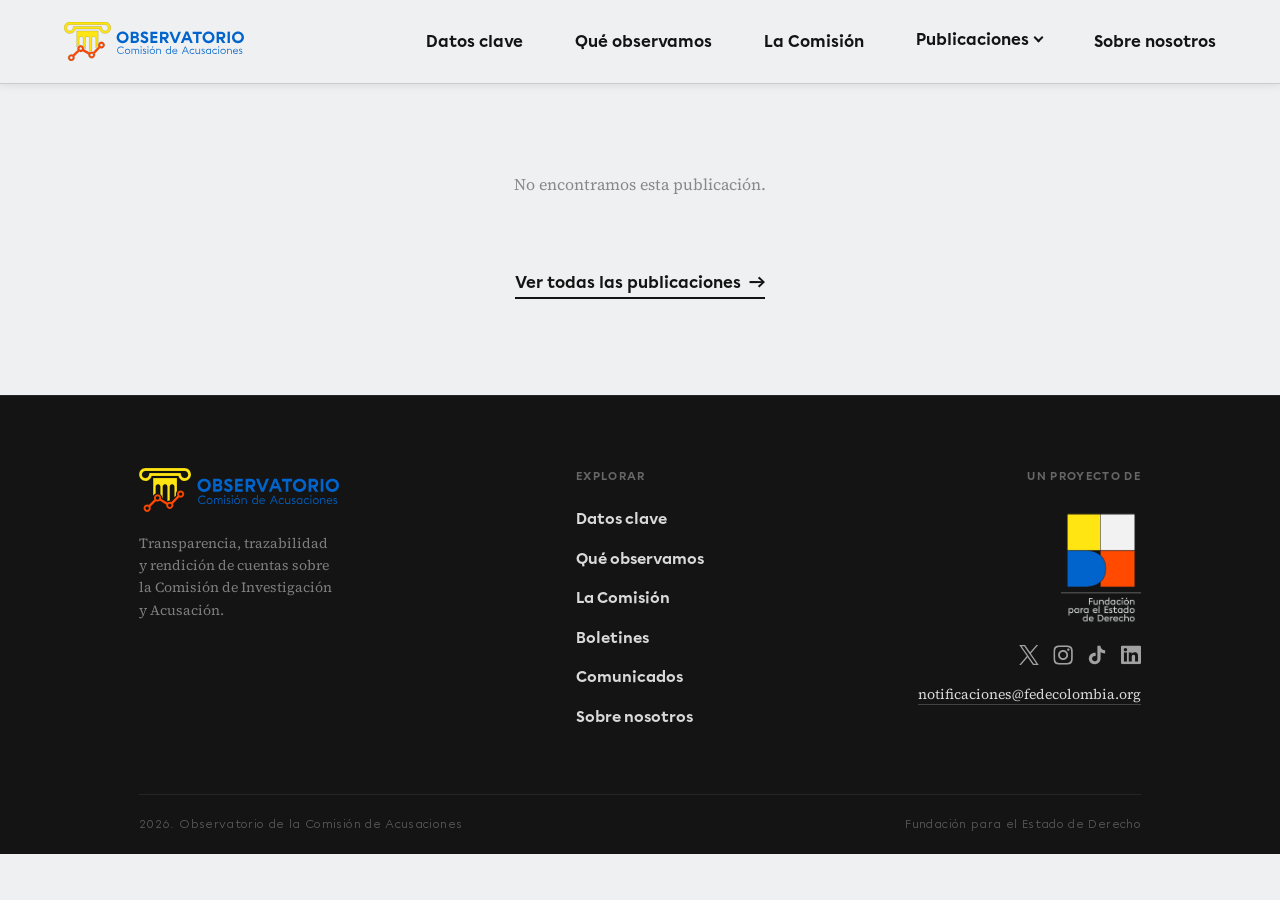
<file: publicacion.html>
<!DOCTYPE html>
<html lang="es">
<head>

    <!-- Google tag (gtag.js): only on the live domain, so previews and local tests aren't counted -->
  <script>
    if (location.hostname === 'observatoriocomision.fedecolombia.org') {
      const gtagScript = document.createElement('script');
      gtagScript.async = true;
      gtagScript.src = 'https://www.googletagmanager.com/gtag/js?id=G-76JD3PP0E9';
      document.head.appendChild(gtagScript);

      window.dataLayer = window.dataLayer || [];
      window.gtag = function () { dataLayer.push(arguments); };
      gtag('js', new Date());
      gtag('config', 'G-76JD3PP0E9');
    }
  </script>

  <meta charset="UTF-8">
  <meta name="viewport" content="width=device-width, initial-scale=1.0">
  <title>Publicación - Observatorio de la Comisión de Acusaciones</title>
  <link rel="preconnect" href="https://fonts.googleapis.com">
  <link rel="preconnect" href="https://fonts.gstatic.com" crossorigin>
  <link href="https://fonts.googleapis.com/css2?family=Inter:wght@400;500;700&family=Source+Serif+4:opsz,wght@8..60,400;8..60,700&display=swap" rel="stylesheet">
  <link rel="icon" href="favicon.svg" type="image/svg+xml">
  <link rel="icon" href="favicon.ico" sizes="32x32">
  <link rel="apple-touch-icon" href="apple-touch-icon.png">
  <meta name="description" content="Publicación del Observatorio de la Comisión de Acusaciones, un proyecto de la Fundación para el Estado de Derecho.">

  <!-- Open Graph -->
  <meta property="og:type" content="website">
  <meta property="og:url" content="https://observatoriocomision.fedecolombia.org/publicacion.html">
  <meta property="og:title" content="Publicación - Observatorio de la Comisión de Acusaciones">
  <meta property="og:description" content="Publicación del Observatorio de la Comisión de Acusaciones, un proyecto de la Fundación para el Estado de Derecho.">
  <meta property="og:image" content="https://observatoriocomision.fedecolombia.org/img/observatorio-thumbnail.png">
  <meta property="og:image:width" content="1200">
  <meta property="og:image:height" content="630">
  <meta property="og:locale" content="es_CO">
  <meta property="og:site_name" content="Observatorio de la Comisión de Acusaciones">
  <meta name="twitter:card" content="summary_large_image">

  <link rel="stylesheet" href="styles.css">
</head>
<body>

  <!-- NAV -->
  <nav class="nav" id="nav">
    <a href="index.html" class="nav__logo-link">
      <img src="img/logo-observatorio.svg" alt="Observatorio de la Comisión de Acusaciones" class="nav__logo-box">
    </a>
    <button class="nav__burger" id="navBurger" aria-label="Abrir menú">
      <span></span><span></span><span></span>
    </button>
    <ul class="nav__menu" id="navMenu">
      <li><a href="index.html#datos-clave" class="nav__link">Datos clave</a></li>
      <li><a href="index.html#que-observamos" class="nav__link">Qué observamos</a></li>
      <li><a href="index.html#la-comision" class="nav__link">La Comisión</a></li>
      <li class="nav__dropdown">
        <button class="nav__link nav__dropdown-toggle" aria-expanded="false" aria-controls="navSubPublicaciones">Publicaciones</button>
        <ul class="nav__submenu" id="navSubPublicaciones">
          <li><a href="publicaciones.html#boletines" class="nav__sublink">Boletines</a></li>
          <li><a href="publicaciones.html#comunicados" class="nav__sublink">Comunicados</a></li>
        </ul>
      </li>
      <li><a href="https://fedecolombia.org/" class="nav__link" target="_blank" rel="noopener noreferrer">Sobre nosotros</a></li>
    </ul>
  </nav>

  <!-- PUBLICACIÓN -->
  <main class="detalle" id="detalle" data-feed="detalle">
    <div class="container">
      <p class="feed-status" role="status">Cargando publicación…</p>
    </div>
  </main>

  <!-- FOOTER -->
  <footer class="footer" id="footer">
    <div class="container">

      <div class="footer__inner">

        <div class="footer__left">
          <img src="img/logo-observatorio.svg" alt="Observatorio de la Comisión de Acusaciones" class="footer__obs-logo">
          <p class="footer__tagline">Transparencia, trazabilidad y rendición de cuentas sobre la Comisión de Investigación y Acusación.</p>
        </div>

        <nav class="footer__nav">
          <p class="footer__label">Explorar</p>
          <ul>
            <li><a href="index.html#datos-clave">Datos clave</a></li>
            <li><a href="index.html#que-observamos">Qué observamos</a></li>
            <li><a href="index.html#la-comision">La Comisión</a></li>
            <li><a href="publicaciones.html#boletines">Boletines</a></li>
            <li><a href="publicaciones.html#comunicados">Comunicados</a></li>
            <li><a href="https://fedecolombia.org/" target="_blank" rel="noopener noreferrer">Sobre nosotros</a></li>
          </ul>
        </nav>

        <div class="footer__right">
          <p class="footer__label">Un proyecto de</p>
          <a href="https://fedecolombia.org/" target="_blank" rel="noopener">
            <img src="img/logo-fede-blanco.png" alt="Fundación para el Estado de Derecho" class="footer__fede-logo">
          </a>
          <div class="footer__social">
            <a href="https://x.com/fede_colombia_" target="_blank" rel="noopener" aria-label="X">
              <img src="img/x-logo.svg" alt="X">
            </a>
            <a href="https://www.instagram.com/fedecolombiaoficial/" target="_blank" rel="noopener" aria-label="Instagram">
              <img src="img/Instagram-logo.svg" alt="Instagram">
            </a>
            <a href="https://www.tiktok.com/@fedecolombiaoficial" target="_blank" rel="noopener" aria-label="TikTok">
              <img src="img/tiktok-logo.svg" alt="TikTok">
            </a>
            <a href="https://www.linkedin.com/company/fede-colombia/posts/?feedView=all" target="_blank" rel="noopener" aria-label="LinkedIn">
              <img src="img/linkedin-logo.svg" alt="LinkedIn">
            </a>
          </div>
          <p class="footer__contact"><a href="mailto:notificaciones@fedecolombia.org">notificaciones@fedecolombia.org</a></p>
        </div>

      </div>

      <div class="footer__bottom">
        <p>2026. Observatorio de la Comisión de Acusaciones</p>
        <p>Fundación para el Estado de Derecho</p>
      </div>

    </div>
  </footer>

  <script src="script.js"></script>
  <script src="contenido.js"></script>
</body>
</html>
</file>
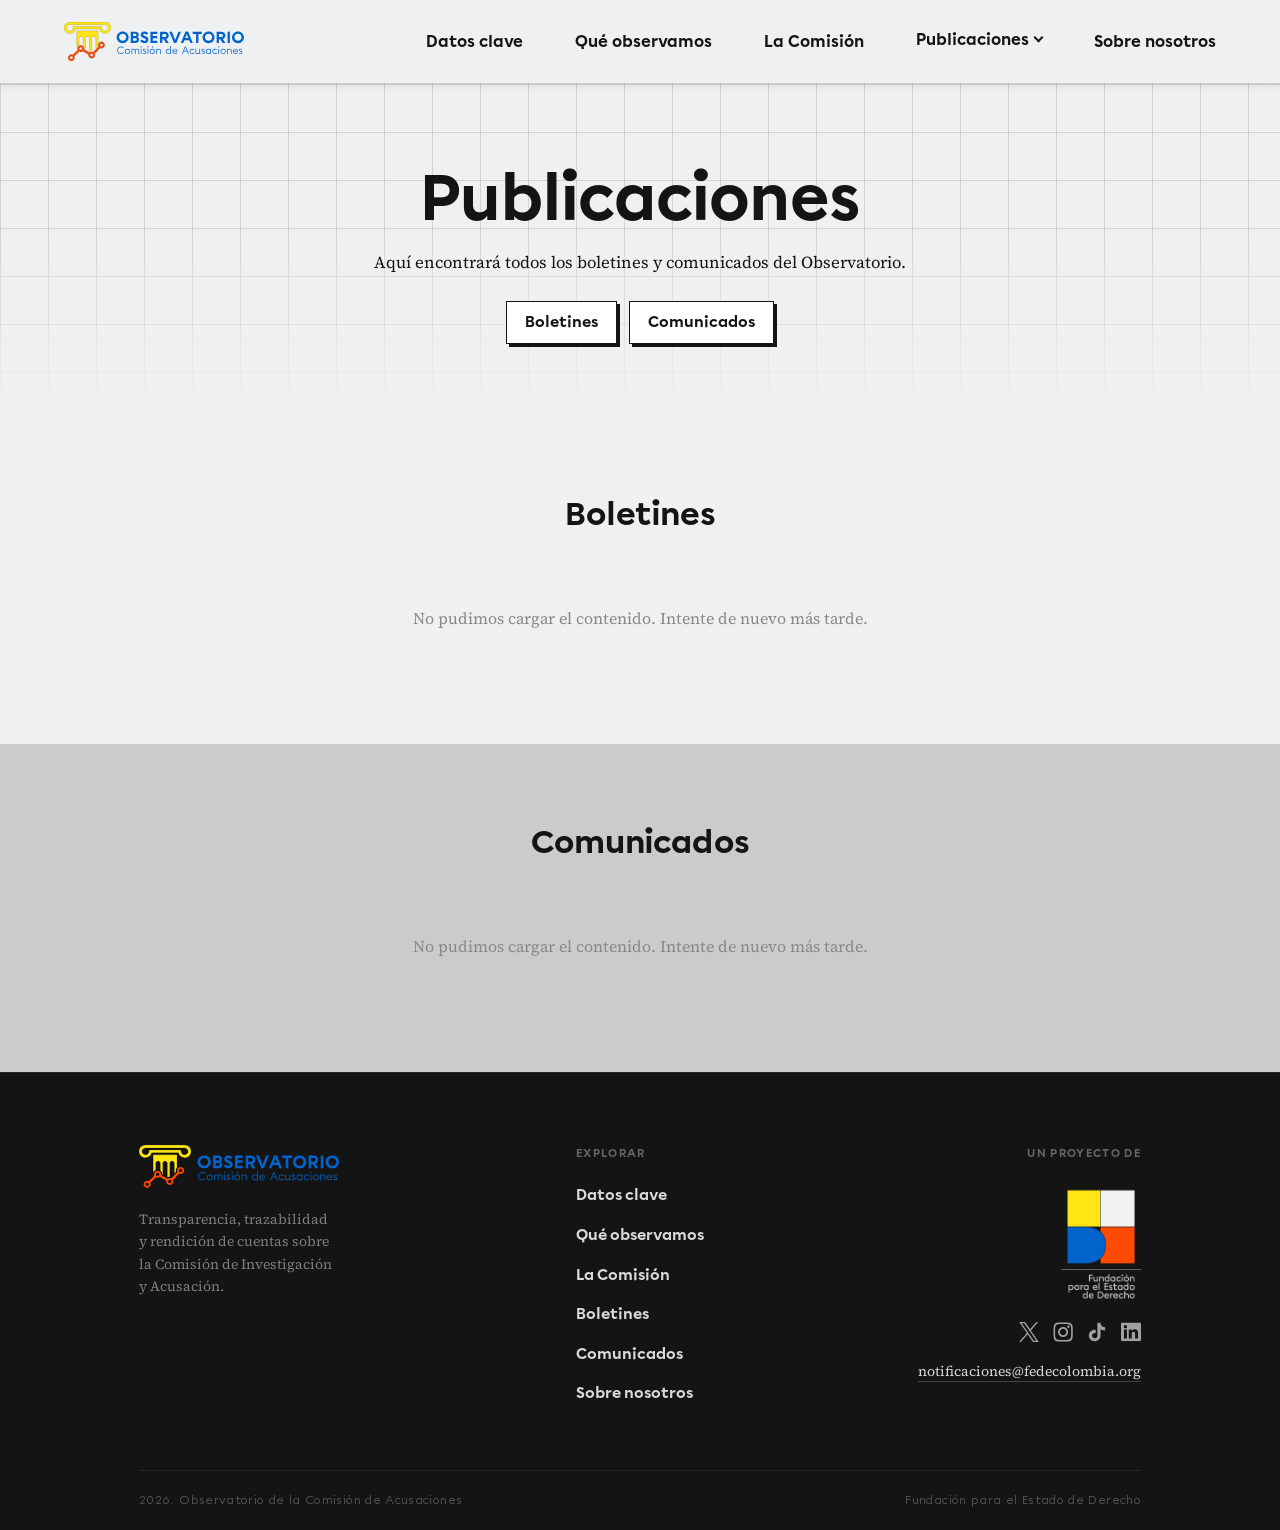
<file: publicaciones.html>
<!DOCTYPE html>
<html lang="es">
<head>

    <!-- Google tag (gtag.js): only on the live domain, so previews and local tests aren't counted -->
  <script>
    if (location.hostname === 'observatoriocomision.fedecolombia.org') {
      const gtagScript = document.createElement('script');
      gtagScript.async = true;
      gtagScript.src = 'https://www.googletagmanager.com/gtag/js?id=G-76JD3PP0E9';
      document.head.appendChild(gtagScript);

      window.dataLayer = window.dataLayer || [];
      window.gtag = function () { dataLayer.push(arguments); };
      gtag('js', new Date());
      gtag('config', 'G-76JD3PP0E9');
    }
  </script>

  <meta charset="UTF-8">
  <meta name="viewport" content="width=device-width, initial-scale=1.0">
  <title>Publicaciones - Observatorio de la Comisión de Acusaciones</title>
  <link rel="preconnect" href="https://fonts.googleapis.com">
  <link rel="preconnect" href="https://fonts.gstatic.com" crossorigin>
  <link href="https://fonts.googleapis.com/css2?family=Inter:wght@400;500;700&family=Source+Serif+4:opsz,wght@8..60,400;8..60,700&display=swap" rel="stylesheet">
  <link rel="icon" href="favicon.svg" type="image/svg+xml">
  <link rel="icon" href="favicon.ico" sizes="32x32">
  <link rel="apple-touch-icon" href="apple-touch-icon.png">
  <meta name="description" content="Publicaciones y boletines del Observatorio de la Comisión de Acusaciones, un proyecto de la Fundación para el Estado de Derecho.">

  <!-- Open Graph -->
  <meta property="og:type" content="website">
  <meta property="og:url" content="https://observatoriocomision.fedecolombia.org/publicaciones.html">
  <meta property="og:title" content="Publicaciones - Observatorio de la Comisión de Acusaciones">
  <meta property="og:description" content="Publicaciones y boletines del Observatorio de la Comisión de Acusaciones, un proyecto de la Fundación para el Estado de Derecho.">
  <meta property="og:image" content="https://observatoriocomision.fedecolombia.org/img/observatorio-thumbnail.png">
  <meta property="og:image:width" content="1200">
  <meta property="og:image:height" content="630">
  <meta property="og:locale" content="es_CO">
  <meta property="og:site_name" content="Observatorio de la Comisión de Acusaciones">
  <meta name="twitter:card" content="summary_large_image">

  <link rel="stylesheet" href="styles.css">
</head>
<body>

  <!-- NAV -->
  <nav class="nav" id="nav">
    <a href="index.html" class="nav__logo-link">
      <img src="img/logo-observatorio.svg" alt="Observatorio de la Comisión de Acusaciones" class="nav__logo-box">
    </a>
    <button class="nav__burger" id="navBurger" aria-label="Abrir menú">
      <span></span><span></span><span></span>
    </button>
    <ul class="nav__menu" id="navMenu">
      <li><a href="index.html#datos-clave" class="nav__link">Datos clave</a></li>
      <li><a href="index.html#que-observamos" class="nav__link">Qué observamos</a></li>
      <li><a href="index.html#la-comision" class="nav__link">La Comisión</a></li>
      <li class="nav__dropdown">
        <button class="nav__link nav__dropdown-toggle" aria-expanded="false" aria-controls="navSubPublicaciones">Publicaciones</button>
        <ul class="nav__submenu" id="navSubPublicaciones">
          <li><a href="publicaciones.html#boletines" class="nav__sublink">Boletines</a></li>
          <li><a href="publicaciones.html#comunicados" class="nav__sublink">Comunicados</a></li>
        </ul>
      </li>
      <li><a href="https://fedecolombia.org/" class="nav__link" target="_blank" rel="noopener noreferrer">Sobre nosotros</a></li>
    </ul>
  </nav>

  <!-- PAGE HEADER -->
  <header class="page-header">
    <div class="container">
      <h1 class="page-header__title">Publicaciones</h1>
      <p class="page-header__intro">Aquí encontrará todos los boletines y comunicados del Observatorio.</p>
      <ul class="page-header__jump">
        <li><a href="#boletines">Boletines</a></li>
        <li><a href="#comunicados">Comunicados</a></li>
      </ul>
    </div>
  </header>

  <!-- BOLETINES -->
  <section class="repositorio" id="boletines">
    <div class="container">
      <h2 class="section-title">Boletines</h2>
      <div class="pub-grid" data-feed="repositorio" data-tipo="boletin">
        <p class="feed-status" role="status">Cargando boletines…</p>
      </div>
    </div>
  </section>

  <!-- COMUNICADOS -->
  <section class="repositorio repositorio--alt" id="comunicados">
    <div class="container">
      <h2 class="section-title">Comunicados</h2>
      <div class="pub-grid" data-feed="repositorio" data-tipo="comunicado">
        <p class="feed-status" role="status">Cargando comunicados…</p>
      </div>
    </div>
  </section>

  <!-- FOOTER -->
  <footer class="footer" id="footer">
    <div class="container">

      <div class="footer__inner">

        <div class="footer__left">
          <img src="img/logo-observatorio.svg" alt="Observatorio de la Comisión de Acusaciones" class="footer__obs-logo">
          <p class="footer__tagline">Transparencia, trazabilidad y rendición de cuentas sobre la Comisión de Investigación y Acusación.</p>
        </div>

        <nav class="footer__nav">
          <p class="footer__label">Explorar</p>
          <ul>
            <li><a href="index.html#datos-clave">Datos clave</a></li>
            <li><a href="index.html#que-observamos">Qué observamos</a></li>
            <li><a href="index.html#la-comision">La Comisión</a></li>
            <li><a href="publicaciones.html#boletines">Boletines</a></li>
            <li><a href="publicaciones.html#comunicados">Comunicados</a></li>
            <li><a href="https://fedecolombia.org/" target="_blank" rel="noopener noreferrer">Sobre nosotros</a></li>
          </ul>
        </nav>

        <div class="footer__right">
          <p class="footer__label">Un proyecto de</p>
          <a href="https://fedecolombia.org/" target="_blank" rel="noopener">
            <img src="img/logo-fede-blanco.png" alt="Fundación para el Estado de Derecho" class="footer__fede-logo">
          </a>
          <div class="footer__social">
            <a href="https://x.com/fede_colombia_" target="_blank" rel="noopener" aria-label="X">
              <img src="img/x-logo.svg" alt="X">
            </a>
            <a href="https://www.instagram.com/fedecolombiaoficial/" target="_blank" rel="noopener" aria-label="Instagram">
              <img src="img/Instagram-logo.svg" alt="Instagram">
            </a>
            <a href="https://www.tiktok.com/@fedecolombiaoficial" target="_blank" rel="noopener" aria-label="TikTok">
              <img src="img/tiktok-logo.svg" alt="TikTok">
            </a>
            <a href="https://www.linkedin.com/company/fede-colombia/posts/?feedView=all" target="_blank" rel="noopener" aria-label="LinkedIn">
              <img src="img/linkedin-logo.svg" alt="LinkedIn">
            </a>
          </div>
          <p class="footer__contact"><a href="mailto:notificaciones@fedecolombia.org">notificaciones@fedecolombia.org</a></p>
        </div>

      </div>

      <div class="footer__bottom">
        <p>2026. Observatorio de la Comisión de Acusaciones</p>
        <p>Fundación para el Estado de Derecho</p>
      </div>

    </div>
  </footer>

  <script src="script.js"></script>
  <script src="contenido.js"></script>
</body>
</html>
</file>
<file: styles.css>
/* ── FONTS ── */
@font-face {
  font-family: 'Chromatica';
  src: url('fonts/Chromatica-Regular.woff2') format('woff2'),
       url('fonts/Chromatica-Regular.woff')  format('woff');
  font-weight: 400;
  font-style: normal;
  font-display: swap;
}

@font-face {
  font-family: 'Chromatica';
  src: url('fonts/Chromatica-Bold.woff2') format('woff2'),
       url('fonts/Chromatica-Bold.woff')  format('woff');
  font-weight: 700;
  font-style: normal;
  font-display: swap;
}

/* ── RESET & TOKENS ── */
*, *::before, *::after { box-sizing: border-box; margin: 0; padding: 0; }

:root {
  --dark:    #141414;
  --blue:    #0069D7;
  --off-white: #EFF0F1;
  --white:   #FFFFFF;
  --grey:    #888888;
  --light-grey: #CBCBCB;
  --cream:   #D9D9D9;

  /* Chromatica is a commercial font; Inter is the web fallback */
  --sans: 'Chromatica', 'Inter', system-ui, sans-serif;
  --serif: 'Source Serif 4', Georgia, serif;

  --shadow: 4px 4px 0 #141414;
  --nav-h: 84px;
  --pad: clamp(1.5rem, 15.2vw, 219px); /* mirrors Figma 219px on 1440px */
}

html { scroll-behavior: smooth; }

/* ── REVEAL ANIMATIONS ── */
.will-reveal {
  opacity: 0;
  transform: translateY(22px);
}

@keyframes fadeIn {
  from { opacity: 0; }
  to   { opacity: 1; }
}

@keyframes fadeUp {
  from { opacity: 0; transform: translateY(16px); }
  to   { opacity: 1; transform: none; }
}

.hero__img      { animation: fadeIn  0.8s ease both 0.5s; }
.hero__logo-box { animation: fadeUp 0.7s ease both 0.1s; }
.hero__subtitle { animation: fadeUp 0.7s ease both 0.3s; }

@media (prefers-reduced-motion: reduce) {
  .will-reveal { opacity: 1; transform: none; }
  .hero__img,
  .hero__logo-box,
  .hero__subtitle { animation: none; }
}

body {
  font-family: var(--serif);
  background: var(--off-white);
  color: var(--dark);
  font-size: 1rem;
  line-height: 1.6;
}

img { display: block; max-width: 100%; }

/* ── UTILITIES ── */
.container {
  width: min(1002px, 100% - 2 * clamp(1.5rem, 4vw, 3rem));
  margin-inline: auto;
}

.section-title {
  font-family: var(--sans);
  font-weight: 700;
  font-size: clamp(1.75rem, 2.5vw, 2.25rem);
  text-align: center;
  line-height: 1.2;
}

.logo-placeholder {
  font-family: var(--sans);
  font-weight: 500;
  font-size: 1rem;
  display: flex;
  align-items: center;
  justify-content: center;
  background: var(--off-white);
  border: 1px solid #000;
  color: #000;
}

/* ─────────────────────────────
   NAV
───────────────────────────── */
.nav {
  position: fixed;
  inset-block-start: 0;
  inset-inline: 0;
  z-index: 100;
  background: var(--off-white);
  display: flex;
  align-items: center;
  justify-content: space-between;
  padding: 16px clamp(2rem, 6vw, 4rem);
  height: var(--nav-h);
  border-bottom: 1px solid var(--light-grey);
  box-shadow: 0 2px 8px rgba(0, 0, 0, 0.08);
}

.nav__logo-link { text-decoration: none; flex-shrink: 0; }

.nav__logo-box {
  width: 180px;
  height: auto;
}

.nav__menu {
  list-style: none;
  display: flex;
  align-items: center;
  gap: 52px;
}

.nav__link {
  font-family: var(--sans);
  font-weight: 700;
  font-size: 1rem;
  color: var(--dark);
  text-decoration: none;
  white-space: nowrap;
  padding-bottom: 2px;
  border-bottom: 2px solid transparent;
  transition: border-color 0.2s;
}
.nav__link:hover { border-bottom-color: var(--dark); }

/* Dropdown (Publicaciones) */
.nav__dropdown { position: relative; }

.nav__dropdown-toggle {
  background: none;
  border-top: none;
  border-inline: none;
  padding: 0 0 2px;
  cursor: pointer;
  display: inline-flex;
  align-items: center;
  gap: 6px;
  line-height: inherit;
}
.nav__dropdown-toggle::after {
  content: '';
  width: 7px;
  height: 7px;
  border-right: 2px solid currentColor;
  border-bottom: 2px solid currentColor;
  transform: translateY(-2px) rotate(45deg);
  transition: transform 0.2s;
}
.nav__dropdown.open .nav__dropdown-toggle::after { transform: translateY(1px) rotate(-135deg); }

.nav__submenu {
  list-style: none;
  position: absolute;
  /* li is centred in the nav, so this lands the top border on the nav's bottom border */
  top: calc(50% + (var(--nav-h) - 1px) / 2);
  left: -16px;
  min-width: 190px;
  background: var(--off-white);
  border: 1px solid var(--light-grey);
  padding: 6px 0;
  display: none;
}
.nav__dropdown.open .nav__submenu { display: block; }

/* Invisible bridge so hover survives the gap between toggle and menu */
.nav__dropdown::after {
  content: '';
  position: absolute;
  inset-inline: 0;
  top: 100%;
  height: calc((var(--nav-h) - 1px) / 2 - 50%);
}

@media (hover: hover) and (min-width: 769px) {
  .nav__dropdown:hover .nav__submenu { display: block; }
}

.nav__sublink {
  display: block;
  padding: 10px 16px;
  font-family: var(--sans);
  font-weight: 700;
  font-size: 0.95rem;
  color: var(--dark);
  text-decoration: none;
  white-space: nowrap;
  /* Same 2px underline as .nav__link, drawn under the text only */
  text-decoration: underline 2px transparent;
  text-underline-offset: 6px;
  transition: text-decoration-color 0.2s;
}
.nav__sublink:hover { text-decoration-color: var(--dark); }

/* Keep anchored sections clear of the fixed nav */
[id] { scroll-margin-top: calc(var(--nav-h) + 8px); }

.nav__burger {
  display: none;
  flex-direction: column;
  gap: 5px;
  background: none;
  border: none;
  cursor: pointer;
  padding: 6px;
}
.nav__burger span {
  display: block;
  width: 24px;
  height: 2px;
  background: var(--dark);
  border-radius: 2px;
  transition: all 0.3s;
}
.nav__burger.open span:nth-child(1) { transform: translateY(7px) rotate(45deg); }
.nav__burger.open span:nth-child(2) { opacity: 0; }
.nav__burger.open span:nth-child(3) { transform: translateY(-7px) rotate(-45deg); }

/* ─────────────────────────────
   HERO
───────────────────────────── */
.hero {
  position: relative;
  margin-top: var(--nav-h);
  display: flex;
  flex-direction: column;
  max-height: 85vh;
  overflow: hidden;
}

.hero::before {
  content: '';
  position: absolute;
  inset: 0;
  background-image:
    linear-gradient(rgba(0,0,0,0.12) 1px, transparent 1px),
    linear-gradient(90deg, rgba(0,0,0,0.12) 1px, transparent 1px);
  background-size: 48px 48px;
  pointer-events: none;
  z-index: 1;
}

.hero::after {
  content: '';
  position: absolute;
  width: 700px;
  height: 700px;
  border-radius: 50%;
  background: radial-gradient(circle, rgba(255, 200, 50, 0.13) 0%, transparent 65%);
  animation: floatLight 18s ease-in-out infinite;
  pointer-events: none;
  top: -150px;
  left: calc(50% - 350px);
  z-index: 1;
}

.hero__glow {
  position: absolute;
  width: 600px;
  height: 600px;
  border-radius: 50%;
  background: radial-gradient(circle, rgba(0, 105, 215, 0.1) 0%, transparent 65%);
  animation: floatLight 22s ease-in-out infinite reverse;
  pointer-events: none;
  top: -100px;
  right: calc(50% - 400px);
  z-index: 1;
}

.hero__content {
  position: relative;
  z-index: 2;
  display: flex;
  flex-direction: column;
  align-items: center;
  gap: 12px;
  padding: clamp(40px, 6vh, 72px) var(--pad) clamp(32px, 5vh, 56px);
  text-align: center;
}

.hero__img {
  position: relative;
  z-index: 2;
  display: block;
  width: 100%;
  flex: 1;
  min-height: 0;
  object-fit: cover;
  object-position: top;
}

.hero__logo-box {
  width: min(500px, 100%);
  height: auto;
  margin: 0;
  font-size: inherit;
  font-weight: inherit;
  line-height: 1;
}

.hero__subtitle {
  font-family: var(--sans);
  font-size: 0.7rem;
  font-weight: 700;
  text-transform: uppercase;
  letter-spacing: 0.14em;
  color: var(--grey);
  padding-left: 20px;
}

/* ─────────────────────────────
   INTRO
───────────────────────────── */
.intro {
  padding: 0 0 80px;
}

.intro .container {
  display: flex;
  flex-direction: column;
  gap: 53px;
}

.intro__callout {
  position: relative;
  z-index: 2;
  margin-top: -56px;
  background: var(--blue);
  border: 1px solid var(--dark);
  box-shadow: var(--shadow);
  padding: 20px 32px;
  text-align: center;
}

.intro__callout p {
  font-family: var(--sans);
  font-weight: 500;
  font-size: clamp(1rem, 2vw, 1.5rem);
  color: var(--cream);
  line-height: 1.35;
}

.intro__body {
  display: flex;
  flex-direction: column;
  gap: 1em;
  font-family: var(--serif);
  font-size: 1rem;
  line-height: 1.65;
}
.intro__body p:last-child { font-style: italic; }

/* ─────────────────────────────
   DATOS CLAVE
───────────────────────────── */
.datos-clave {
  background:
    url("data:image/svg+xml,%3Csvg xmlns='http://www.w3.org/2000/svg' width='250' height='250'%3E%3Cfilter id='n'%3E%3CfeTurbulence type='fractalNoise' baseFrequency='0.68' numOctaves='4' stitchTiles='stitch'/%3E%3CfeColorMatrix type='saturate' values='0'/%3E%3C/filter%3E%3Crect width='250' height='250' filter='url(%23n)' opacity='0.045'/%3E%3C/svg%3E") repeat,
    radial-gradient(ellipse at 50% 60%, #1f1f1f 0%, var(--dark) 70%);
  border-top: 1px solid rgba(255,255,255,0.08);
  border-bottom: 1px solid rgba(255,255,255,0.08);
}

.datos-clave__grid {
  display: grid;
  grid-template-columns: repeat(4, 1fr);
  background: #FFE500;
}

.dato {
  display: flex;
  flex-direction: column;
  align-items: center;
  text-align: center;
  padding: 72px 40px;
  border-right: 0.5px solid rgba(0,0,0,0.12);
}
.dato:last-child { border-right: none; }

.dato__number {
  font-family: var(--sans);
  font-weight: 700;
  font-size: clamp(4rem, 6.5vw, 6rem);
  color: #F65426;
  line-height: 1;
  text-shadow: 3px 3px 0 #141414;
}

.dato__label {
  font-family: var(--serif);
  font-size: 1rem;
  color: var(--dark);
  line-height: 1.4;
  margin-top: 12px;
  max-width: 28ch;
}

/* ─────────────────────────────
   DECISIONES JUDICIALES
───────────────────────────── */
.decisiones {
  padding: 96px 0 80px;
  background: var(--white);
}

.decisiones .container {
  display: flex;
  flex-direction: column;
  align-items: center;
  gap: 53px;
}

.decisiones .section-title { width: 100%; }

.decisiones__content {
  display: flex;
  gap: 53px;
  align-items: flex-start;
  width: 100%;
}

.decisiones__text {
  flex: 1;
  min-width: 0;
  display: flex;
  flex-direction: column;
  gap: 1em;
  font-family: var(--serif);
  font-size: 1rem;
  line-height: 1.65;
}

.decisiones__box {
  flex-shrink: 0;
  width: min(486px, 100%);
  background: var(--blue);
  border: 1px solid var(--dark);
  box-shadow: var(--shadow);
  padding: 32px;
  display: flex;
  flex-direction: column;
  gap: 20px;
  align-self: stretch;
  justify-content: center;
  color: var(--off-white);
}

.decisiones__box h3 {
  font-family: var(--sans);
  font-weight: 700;
  font-size: 1.25rem;
  line-height: 1.3;
}

.decisiones__box ul {
  list-style: none;
  display: flex;
  flex-direction: column;
  gap: 8px;
  font-family: var(--serif);
  font-size: 1rem;
  line-height: 1.5;
}

.decisiones__box li {
  padding-left: 1.2em;
  position: relative;
}
.decisiones__box li::before {
  content: "";
  position: absolute;
  left: 0;
  top: 0.45em;
  width: 8px;
  height: 8px;
  background: var(--off-white);
}

/* ─────────────────────────────
   QUÉ OBSERVAMOS
───────────────────────────── */
.que-observamos {
  background: var(--light-grey);
  padding: 96px 24px 80px;
  display: flex;
  flex-direction: column;
  align-items: center;
  gap: 53px;
}

.flip-cards {
  display: flex;
  gap: 25px;
  justify-content: center;
  flex-wrap: wrap;
  width: 100%;
  max-width: 1400px;
}

.flip-card {
  width: 250px;
  height: 250px;
  perspective: 1000px;
  cursor: pointer;
  flex-shrink: 0;
  outline: none;
}

.flip-card__inner {
  position: relative;
  width: 100%;
  height: 100%;
  transform-style: preserve-3d;
  transition: transform 0.5s ease;
}

@media (hover: hover) {
  .flip-card:hover .flip-card__inner { transform: rotateY(180deg); }
}

.flip-card.flipped .flip-card__inner { transform: rotateY(180deg); }

.flip-card:focus-visible { outline: 2px solid var(--blue); outline-offset: 4px; }

.flip-card__front,
.flip-card__back {
  position: absolute;
  inset: 0;
  backface-visibility: hidden;
  -webkit-backface-visibility: hidden;
  display: flex;
  flex-direction: column;
  align-items: center;
  justify-content: center;
  gap: 16px;
  padding: 20px 16px;
  text-align: center;
  background: var(--white);
  border: 1px solid var(--grey);
}

.flip-card__back {
  transform: rotateY(180deg);
  background: var(--white);
  border-color: var(--light-grey);
  color: var(--dark);
  align-items: flex-start;
  text-align: left;
  padding: 32px 28px;
}

.flip-card__icon {
  width: 100px;
  height: 100px;
  object-fit: contain;
}

.flip-card__front p {
  font-family: var(--serif);
  font-size: 1rem;
  color: var(--dark);
  line-height: 1.4;
}

.flip-card__back p {
  font-family: var(--serif);
  font-size: 0.8rem;
  line-height: 1.35;
  color: var(--dark);
}

/* ─────────────────────────────
   QUIÉNES COMPONEN LA COMISIÓN
───────────────────────────── */
.la-comision {
  padding: 96px 0 80px;
}

.la-comision .container {
  display: flex;
  flex-direction: column;
  gap: 38px;
  padding-bottom: 48px;
}

.la-comision__intro {
  display: flex;
  flex-direction: column;
  gap: 1em;
  font-family: var(--serif);
  font-size: 1rem;
  line-height: 1.65;
}

.members-grid {
  width: min(1002px, 100% - 2 * clamp(1.5rem, 4vw, 3rem));
  margin-inline: auto;
  display: grid;
  grid-template-columns: repeat(3, 1fr);
  gap: 24px;
  padding-bottom: 48px;
}

/* Two cards, same width as a 3-col card, centered */
.members-grid--mesa {
  grid-template-columns: repeat(2, calc((100% - 48px) / 3));
  justify-content: center;
}

.members-subtitle {
  width: min(1002px, 100% - 2 * clamp(1.5rem, 4vw, 3rem));
  margin: 0 auto 32px;
  font-family: var(--sans);
  font-weight: 700;
  font-size: clamp(1.3rem, 2vw, 1.6rem);
  line-height: 1.2;
  text-align: center;
  color: var(--dark);
}

.members-footnote {
  width: min(1002px, 100% - 2 * clamp(1.5rem, 4vw, 3rem));
  margin-inline: auto;
  padding-bottom: 48px;
  font-family: var(--sans);
  font-size: 1rem;
  color: var(--grey);
}

.member-card {
  background: var(--white);
  border: 1px solid var(--dark);
  box-shadow: var(--shadow);
  display: flex;
  flex-direction: column;
  gap: 16px;
  padding: 20px;
}

.member-card__header {
  display: flex;
  flex-direction: column;
  align-items: center;
  gap: 8px;
}

.member-card__photo-wrap {
  position: relative;
  overflow: hidden;
}
.member-card__photo-wrap .badge {
  position: absolute;
  top: 0;
  left: 0;
  z-index: 1;
}

.member-card__photo-wrap::after {
  content: '';
  position: absolute;
  inset: 0;
  background: url("data:image/svg+xml,%3Csvg xmlns='http://www.w3.org/2000/svg' width='200' height='200'%3E%3Cfilter id='n'%3E%3CfeTurbulence type='fractalNoise' baseFrequency='0.72' numOctaves='4' stitchTiles='stitch'/%3E%3CfeColorMatrix type='saturate' values='0'/%3E%3C/filter%3E%3Crect width='200' height='200' filter='url(%23n)' opacity='1'/%3E%3C/svg%3E") repeat;
  opacity: 0.07;
  mix-blend-mode: overlay;
  pointer-events: none;
}

.member-card__photo {
  display: block;
  width: 100%;
  aspect-ratio: 1 / 1;
  object-fit: cover;
  border: 1px solid var(--light-grey);
}

.member-card__name {
  font-family: var(--sans);
  font-weight: 700;
  font-size: 1.1rem;
  line-height: 1.25;
  color: var(--dark);
  text-align: center;
}

.member-card__role {
  font-family: var(--sans);
  font-weight: 700;
  font-size: 0.85rem;
  letter-spacing: 0.06em;
  text-transform: uppercase;
  color: var(--blue);
  text-align: center;
}

.member-card__ficha {
  list-style: none;
  padding: 0;
  margin: 0;
  display: flex;
  flex-direction: column;
}
.member-card__ficha li {
  display: flex;
  flex-direction: column;
  gap: 1px;
  padding: 7px 0;
  border-top: 1px solid var(--light-grey);
}
.member-card__ficha li:last-child {
  border-bottom: 1px solid var(--light-grey);
}
.ficha__label {
  font-family: var(--sans);
  font-size: 0.6rem;
  font-weight: 700;
  text-transform: uppercase;
  letter-spacing: 0.07em;
  color: var(--grey);
}
.ficha__value {
  font-family: var(--serif);
  font-size: 0.85rem;
  line-height: 1.3;
  color: var(--dark);
}

/* PARTY BADGES */
.badge {
  display: inline-block;
  font-family: var(--sans);
  font-size: 0.75rem;
  font-weight: 400;
  padding: 4px 8px;
  border-radius: 0 25px 25px 0;
  border: 1px solid;
  white-space: nowrap;
  line-height: 1.2;
  color: #000;
}

.badge--pacto            { background: #f3d0f3; border-color: #ff99ff; }
.badge--cambio-radical   { background: #d3d0f3; border-color: #2642dc; }
.badge--conservador      { background: #d0e4f3; border-color: #1760ab; }
.badge--centro-democratico { background: #9ecbff; border-color: #000ac0; }
.badge--u                { background: #ffe1b3; border-color: #e67700; }
.badge--curules          { background: #d8fdef; border-color: #00e6b8; }
.badge--liberal          { background: #ffbbbb; border-color: #bc0000; }
.badge--verde            { background: #d4fff0; border-color: #00a667; }

/* ─────────────────────────────
   CONTENIDO DINÁMICO — shared pieces
───────────────────────────── */
.tag {
  display: inline-block;
  font-family: var(--sans);
  font-size: 0.7rem;
  font-weight: 700;
  letter-spacing: 0.07em;
  text-transform: uppercase;
  padding: 3px 8px;
  border: 1px solid var(--dark);
  line-height: 1.3;
  color: var(--dark);
}
.tag--boletin    { background: #FFE500; }
.tag--comunicado { background: var(--blue); color: var(--off-white); }

.link-more {
  align-self: center;
  display: inline-flex;
  align-items: center;
  gap: 8px;
  font-family: var(--sans);
  font-weight: 700;
  font-size: 1rem;
  color: var(--dark);
  text-decoration: none;
  padding-bottom: 2px;
  border-bottom: 2px solid var(--dark);
}
.link-more::after { content: '→'; transition: transform 0.2s; }
.link-more:hover::after { transform: translateX(4px); }

.feed-status {
  grid-column: 1 / -1;
  font-family: var(--serif);
  color: var(--grey);
  text-align: center;
  padding: 32px 0;
}

/* Publication card (portrait cover) */
.pub-card {
  display: flex;
  flex-direction: column;
  background: var(--white);
  border: 1px solid var(--dark);
  box-shadow: var(--shadow);
  color: var(--dark);
  text-decoration: none;
  transition: transform 0.2s ease, box-shadow 0.2s ease;
}
.pub-card:hover {
  transform: translateY(-4px);
  box-shadow: 4px 8px 0 #141414;
}
.pub-card:focus-visible { outline: 2px solid var(--blue); outline-offset: 4px; }

.pub-card__cover {
  aspect-ratio: 3 / 4;
  background: var(--cream);
  border-bottom: 1px solid var(--dark);
  overflow: hidden;
}
.pub-card__cover img {
  width: 100%;
  height: 100%;
  object-fit: cover;
}

/* Stand-in cover for items without an image */
.cover-placeholder {
  display: flex;
  align-items: center;
  justify-content: center;
  width: 100%;
  height: 100%;
  background: var(--blue);
  color: var(--off-white);
  font-family: var(--sans);
  font-weight: 700;
  font-size: 1.1rem;
  letter-spacing: 0.08em;
  text-transform: uppercase;
}

.pub-card__body {
  display: flex;
  flex-direction: column;
  gap: 10px;
  padding: 18px 20px 22px;
}

.pub-card__meta {
  display: flex;
  flex-wrap: wrap;
  align-items: center;
  gap: 8px 12px;
  font-family: var(--sans);
  font-size: 0.8rem;
  color: var(--grey);
}

.pub-card__title {
  font-family: var(--sans);
  font-weight: 700;
  font-size: 1.1rem;
  line-height: 1.25;
}

.pub-card__summary {
  font-family: var(--serif);
  font-size: 0.9rem;
  line-height: 1.5;
  display: -webkit-box;
  -webkit-box-orient: vertical;
  -webkit-line-clamp: 3;
  line-clamp: 3;
  overflow: hidden;
}

/* Carousel */
.carousel { position: relative; }

.carousel__track {
  display: grid;
  grid-auto-flow: column;
  grid-auto-columns: calc((100% - 2 * 24px) / 3);
  column-gap: 24px;
  overflow-x: auto;
  scroll-snap-type: x mandatory;
  scrollbar-width: none;
  /* room for card shadows and hover lift, which overflow would clip */
  padding: 6px 6px 12px 0;
}
.carousel__track::-webkit-scrollbar { display: none; }
.carousel__track > * { scroll-snap-align: start; }

.carousel__controls {
  display: flex;
  justify-content: center;
  gap: 12px;
  margin-top: 20px;
}
.carousel--static .carousel__controls { display: none; }

.carousel__btn {
  width: 44px;
  height: 44px;
  font-family: var(--sans);
  font-weight: 700;
  font-size: 1.1rem;
  background: var(--white);
  color: var(--dark);
  border: 1px solid var(--dark);
  box-shadow: 3px 3px 0 #141414;
  cursor: pointer;
  transition: transform 0.15s, box-shadow 0.15s;
}
.carousel__btn:hover:not(:disabled) { transform: translate(-1px, -1px); box-shadow: 4px 4px 0 #141414; }
.carousel__btn:active:not(:disabled) { transform: translate(2px, 2px); box-shadow: 1px 1px 0 #141414; }
.carousel__btn:disabled { opacity: 0.35; cursor: default; }

/* Home sections */
.ultimas {
  padding: 96px 0 80px;
}

.ultimas .container {
  display: flex;
  flex-direction: column;
  gap: 40px;
}

/* ─────────────────────────────
   PÁGINA PUBLICACIONES
───────────────────────────── */
.page-header {
  position: relative;
  margin-top: var(--nav-h);
  padding: 80px 0 72px;
  text-align: center;
  overflow: hidden;
}
.page-header::before {
  content: '';
  position: absolute;
  inset: 0;
  background-image:
    linear-gradient(rgba(0,0,0,0.12) 1px, transparent 1px),
    linear-gradient(90deg, rgba(0,0,0,0.12) 1px, transparent 1px);
  background-size: 48px 48px;
  mask-image: linear-gradient(to bottom, black 40%, transparent 100%);
  -webkit-mask-image: linear-gradient(to bottom, black 40%, transparent 100%);
  pointer-events: none;
}
.page-header .container {
  position: relative;
  display: flex;
  flex-direction: column;
  align-items: center;
  gap: 16px;
}
.page-header__title {
  font-family: var(--sans);
  font-weight: 700;
  font-size: clamp(2.5rem, 5vw, 4rem);
  line-height: 1.1;
}
.page-header__intro {
  font-family: var(--serif);
  font-size: 1.05rem;
  line-height: 1.6;
  max-width: 60ch;
}
.page-header__jump {
  list-style: none;
  display: flex;
  flex-wrap: wrap;
  justify-content: center;
  gap: 12px;
  margin-top: 8px;
}
.page-header__jump a {
  display: inline-block;
  font-family: var(--sans);
  font-weight: 700;
  font-size: 0.95rem;
  color: var(--dark);
  text-decoration: none;
  background: var(--white);
  border: 1px solid var(--dark);
  box-shadow: 3px 3px 0 #141414;
  padding: 8px 18px;
  transition: transform 0.15s, box-shadow 0.15s;
}
.page-header__jump a:hover { transform: translate(-1px, -1px); box-shadow: 4px 4px 0 #141414; }

.repositorio { padding: 80px 0; }
.repositorio--alt { background: var(--light-grey); }
.repositorio .container {
  display: flex;
  flex-direction: column;
  gap: 40px;
}

.pub-grid {
  display: grid;
  grid-template-columns: repeat(3, 1fr);
  gap: 24px;
}

/* ─────────────────────────────
   DETALLE DE PUBLICACIÓN
───────────────────────────── */
.detalle {
  margin-top: var(--nav-h);
  padding: 56px 0 96px;
}
.detalle .container {
  display: flex;
  flex-direction: column;
  gap: 40px;
}

.detalle__back {
  align-self: flex-start;
  font-family: var(--sans);
  font-weight: 700;
  font-size: 0.95rem;
  color: var(--dark);
  text-decoration: none;
  border-bottom: 2px solid transparent;
  transition: border-color 0.2s;
}
.detalle__back:hover { border-bottom-color: var(--dark); }

.detalle__header {
  display: grid;
  grid-template-columns: minmax(0, 340px) 1fr;
  gap: 48px;
  background: var(--white);
  border: 1px solid var(--light-grey);
  padding: 30px;
}

.detalle__cover {
  align-self: start;
  aspect-ratio: 3 / 4;
  background: var(--cream);
  border: 1px solid var(--light-grey);
  overflow: hidden;
}
.detalle__cover img { width: 100%; height: 100%; object-fit: cover; }

.detalle__intro {
  display: flex;
  flex-direction: column;
  gap: 20px;
}
.detalle__title {
  font-family: var(--sans);
  font-weight: 700;
  font-size: clamp(1.75rem, 3.2vw, 2.6rem);
  line-height: 1.15;
}
.detalle__summary {
  font-family: var(--serif);
  font-size: 1.15rem;
  line-height: 1.55;
}

.btn-download {
  /* Pinned to the card's bottom-right corner */
  margin-top: auto;
  align-self: flex-end;
  display: inline-flex;
  align-items: center;
  gap: 10px;
  font-family: var(--sans);
  font-weight: 700;
  font-size: 1rem;
  color: var(--off-white);
  background: var(--blue);
  border: 1px solid var(--dark);
  box-shadow: var(--shadow);
  padding: 12px 22px;
  text-decoration: none;
  transition: transform 0.15s, box-shadow 0.15s;
}
.btn-download::before { content: '↓'; }
.btn-download:hover { transform: translate(-1px, -1px); box-shadow: 5px 5px 0 #141414; }
.btn-download:active { transform: translate(2px, 2px); box-shadow: 2px 2px 0 #141414; }

/* ─────────────────────────────
   OBSERVAR PARA MEJORAR
───────────────────────────── */
.observar {
  position: relative;
  overflow: hidden;
  background:
    url("data:image/svg+xml,%3Csvg xmlns='http://www.w3.org/2000/svg' width='250' height='250'%3E%3Cfilter id='n'%3E%3CfeTurbulence type='fractalNoise' baseFrequency='0.68' numOctaves='4' stitchTiles='stitch'/%3E%3CfeColorMatrix type='saturate' values='0'/%3E%3C/filter%3E%3Crect width='250' height='250' filter='url(%23n)' opacity='0.045'/%3E%3C/svg%3E") repeat,
    var(--dark);
  border-top: 1px solid rgba(185,185,185,0.88);
  padding: 96px 0 80px;
  min-height: 512px;
  display: flex;
  align-items: center;
}

/* Grid on left side */
.observar::before {
  content: '';
  position: absolute;
  inset: 0;
  width: 58%;
  background-image:
    linear-gradient(rgba(255,255,255,0.12) 1px, transparent 1px),
    linear-gradient(90deg, rgba(255,255,255,0.12) 1px, transparent 1px);
  background-size: 48px 48px;
  mask-image: linear-gradient(to right, black 50%, transparent 100%);
  -webkit-mask-image: linear-gradient(to right, black 50%, transparent 100%);
  pointer-events: none;
}

/* Moving ambient light */
.observar::after {
  content: '';
  position: absolute;
  width: 700px;
  height: 700px;
  border-radius: 50%;
  background: radial-gradient(circle, rgba(255, 200, 50, 0.07) 0%, transparent 65%);
  animation: floatLight 14s ease-in-out infinite;
  pointer-events: none;
  top: -200px;
  left: -150px;
}

@keyframes floatLight {
  0%   { transform: translate(0,    0); }
  25%  { transform: translate(280px, 120px); }
  50%  { transform: translate(180px, 260px); }
  75%  { transform: translate(-60px, 180px); }
  100% { transform: translate(0,    0); }
}

.observar__inner {
  position: relative;
  z-index: 1;
  display: flex;
  gap: 53px;
  align-items: center;
  width: 100%;
}

.observar__title-group {
  flex: 1;
  display: flex;
  flex-direction: column;
  align-items: flex-end;
  gap: 10px;
}

.observar .section-label {
  font-family: var(--sans);
  font-weight: 700;
  font-size: 0.7rem;
  letter-spacing: 0.14em;
  text-transform: uppercase;
  color: rgba(255,255,255,0.4);
  text-align: right;
  margin-bottom: 0;
}

.observar__title {
  font-family: var(--sans);
  font-weight: 700;
  font-size: clamp(2.5rem, 5vw, 4rem);
  color: #FFF5B0;
  line-height: 1.15;
  text-align: right;
}

.observar__text {
  flex: 0 0 min(528px, 45%);
  display: flex;
  flex-direction: column;
  gap: 1em;
  font-family: var(--serif);
  font-size: 1rem;
  color: var(--off-white);
  line-height: 1.65;
}

.observar__list {
  list-style: none;
  display: flex;
  flex-direction: column;
  gap: 0.6em;
  text-align: left;
}

.observar__list li {
  position: relative;
  padding-left: 1.4em;
}

.observar__list li::before {
  content: '';
  position: absolute;
  left: 0;
  top: 0.62em;
  width: 7px;
  height: 7px;
  background: #FFF5B0;
}

/* ─────────────────────────────
   FOOTER
───────────────────────────── */
.footer {
  background: var(--dark);
  border-top: 1px solid rgba(255,255,255,0.08);
  padding: 72px 0 0;
}

.footer__inner {
  display: grid;
  grid-template-columns: 1fr auto 1fr;
  gap: 64px;
  align-items: start;
  padding-bottom: 64px;
}

/* Left column */
.footer__left {
  display: flex;
  flex-direction: column;
  gap: 20px;
}

.footer__obs-logo {
  width: 200px;
  height: auto;
}

.footer__tagline {
  font-family: var(--serif);
  font-size: 0.875rem;
  color: rgba(255,255,255,0.45);
  line-height: 1.6;
  max-width: 28ch;
}

/* Center column — nav */
.footer__label {
  font-family: var(--sans);
  font-weight: 700;
  font-size: 0.7rem;
  letter-spacing: 0.12em;
  text-transform: uppercase;
  color: rgba(255,255,255,0.35);
  margin-bottom: 20px;
}

.footer__nav ul {
  list-style: none;
  display: flex;
  flex-direction: column;
  gap: 14px;
}

.footer__nav a {
  font-family: var(--sans);
  font-weight: 700;
  font-size: 0.95rem;
  color: var(--cream);
  text-decoration: none;
  padding-bottom: 2px;
  border-bottom: 2px solid transparent;
  transition: border-color 0.2s;
}
.footer__nav a:hover { border-bottom-color: var(--cream); }

/* Right column */
.footer__right {
  display: flex;
  flex-direction: column;
  gap: 18px;
  align-items: flex-end;
}

.footer__right .footer__label { margin-bottom: 4px; }

.footer__fede-logo {
  max-width: 80px;
  height: auto;
}

.footer__social {
  display: flex;
  gap: 14px;
  align-items: center;
}

.footer__social a { display: flex; align-items: center; }

.footer__social img {
  width: 20px;
  height: 20px;
  filter: brightness(0) invert(1);
  opacity: 0.6;
  transition: opacity 0.2s;
}
.footer__social a:hover img { opacity: 1; }

.footer__contact {
  font-family: var(--serif);
  font-size: 0.875rem;
  color: rgba(255,255,255,0.45);
}

.footer__contact a {
  color: var(--cream);
  text-decoration: none;
  border-bottom: 1px solid rgba(255,255,255,0.2);
  transition: border-color 0.2s;
}
.footer__contact a:hover { border-color: var(--cream); }

/* Bottom strip */
.footer__bottom {
  display: flex;
  justify-content: space-between;
  align-items: center;
  border-top: 1px solid rgba(255,255,255,0.08);
  padding: 20px 0;
}

.footer__bottom p {
  font-family: var(--sans);
  font-size: 0.75rem;
  color: rgba(255,255,255,0.3);
  letter-spacing: 0.03em;
}

/* ─────────────────────────────
   RESPONSIVE — TABLET (≤1100px)
───────────────────────────── */
@media (max-width: 1100px) {
  .nav__menu { gap: 20px; }
  .nav__link { font-size: 0.9rem; }


  .decisiones__content { flex-direction: column; }
  .decisiones__box { width: 100%; }

  .datos-clave__grid { grid-template-columns: repeat(2, 1fr); }
  .dato:nth-child(2) { border-right: none; }
  .dato:nth-child(3) { border-top: 1px solid var(--grey); }
  .dato:nth-child(4) { border-top: 1px solid var(--grey); border-right: none; }

  .observar__inner { flex-direction: column; gap: 32px; text-align: center; }
  .observar__title-group { align-items: center; }
  .observar .section-label { text-align: center; }
  .observar__title { text-align: center; }
  .observar__text { flex: none; width: 100%; }
}

/* ─────────────────────────────
   RESPONSIVE — MOBILE (≤768px)
───────────────────────────── */
@media (max-width: 768px) {
  /* Nav */
  .nav { height: auto; flex-wrap: wrap; align-items: center; }
  .nav__burger { display: flex; }

  .nav__menu {
    display: none;
    flex-direction: column;
    align-items: flex-start;
    width: 100%;
    gap: 0;
    padding: 8px 0 16px;
  }
  .nav__menu.open { display: flex; }
  .nav__menu li { width: 100%; }
  .nav__link {
    display: block;
    padding: 12px 4px;
    border-bottom: 1px solid var(--light-grey);
    font-size: 1rem;
  }

  /* Hero */
  .intro__callout { margin-top: -40px; }
  .hero__logo-box { width: 300px; height: auto; }

  /* Datos */
  .datos-clave__grid { grid-template-columns: 1fr; }
  .dato {
    padding: 20px 24px;
    border-right: none;
    border-bottom: 1px solid rgba(0,0,0,0.12);
  }
  .dato:nth-child(3) { border-top: none; }
  .dato:nth-child(4) { border-top: none; border-bottom: none; }

  /* Flip cards */
  .flip-cards { flex-direction: column; align-items: center; }
  .flip-card { width: 100%; max-width: 400px; }
  .flip-card__back p { font-size: 1rem; line-height: 1.45; }

  /* Members */
  .members-grid { grid-template-columns: repeat(2, 1fr); }

  /* Observar */
  .observar { min-height: auto; }
  .observar__title { font-size: 2.5rem; text-align: center; }

  /* Members */
  .members-grid,
  .members-grid--mesa { grid-template-columns: 1fr; }

  /* Nav dropdown: shown as an indented list inside the burger menu */
  .nav__dropdown-toggle {
    display: flex;
    width: 100%;
    padding: 12px 4px;
    border-bottom: 1px solid var(--light-grey);
    font-size: 1rem;
    text-align: left;
  }
  .nav__dropdown-toggle::after { display: none; }
  .nav__submenu,
  .nav__dropdown.open .nav__submenu {
    display: block;
    position: static;
    min-width: 0;
    border: none;
    box-shadow: none;
    background: none;
    padding: 0;
  }
  .nav__dropdown::after { display: none; }
  .nav__sublink {
    padding: 10px 4px 10px 20px;
    border-bottom: 1px solid var(--light-grey);
    font-size: 0.95rem;
  }

  /* Carousels: one card plus a peek of the next */
  .carousel__track { grid-auto-columns: 78%; }

  /* Publicaciones */
  .pub-grid { grid-template-columns: repeat(2, 1fr); gap: 20px; }
  .page-header { padding: 56px 0 48px; }
  .repositorio { padding: 64px 0; }

  /* Detalle */
  .detalle { padding: 40px 0 72px; }
  .detalle__header { grid-template-columns: 1fr; gap: 32px; padding: 24px; }
  .btn-download { font-size: 0.9rem; padding: 9px 16px; gap: 8px; }
  .detalle__cover { width: min(300px, 100%); justify-self: center; }

  /* Footer */
  .footer__inner { grid-template-columns: 1fr; gap: 40px; }
  .footer__right { align-items: flex-start; }
  .footer__obs-logo { width: 160px; height: 64px; }
  .footer__bottom { flex-direction: column; align-items: flex-start; gap: 4px; }
}

@media (max-width: 480px) {
  .pub-grid { grid-template-columns: minmax(0, 360px); justify-content: center; }
}

@media (max-width: 400px) {
  .hero__logo-box { width: 160px; height: auto; }
  .hero__title { font-size: 1.6rem; }
}
</file>
